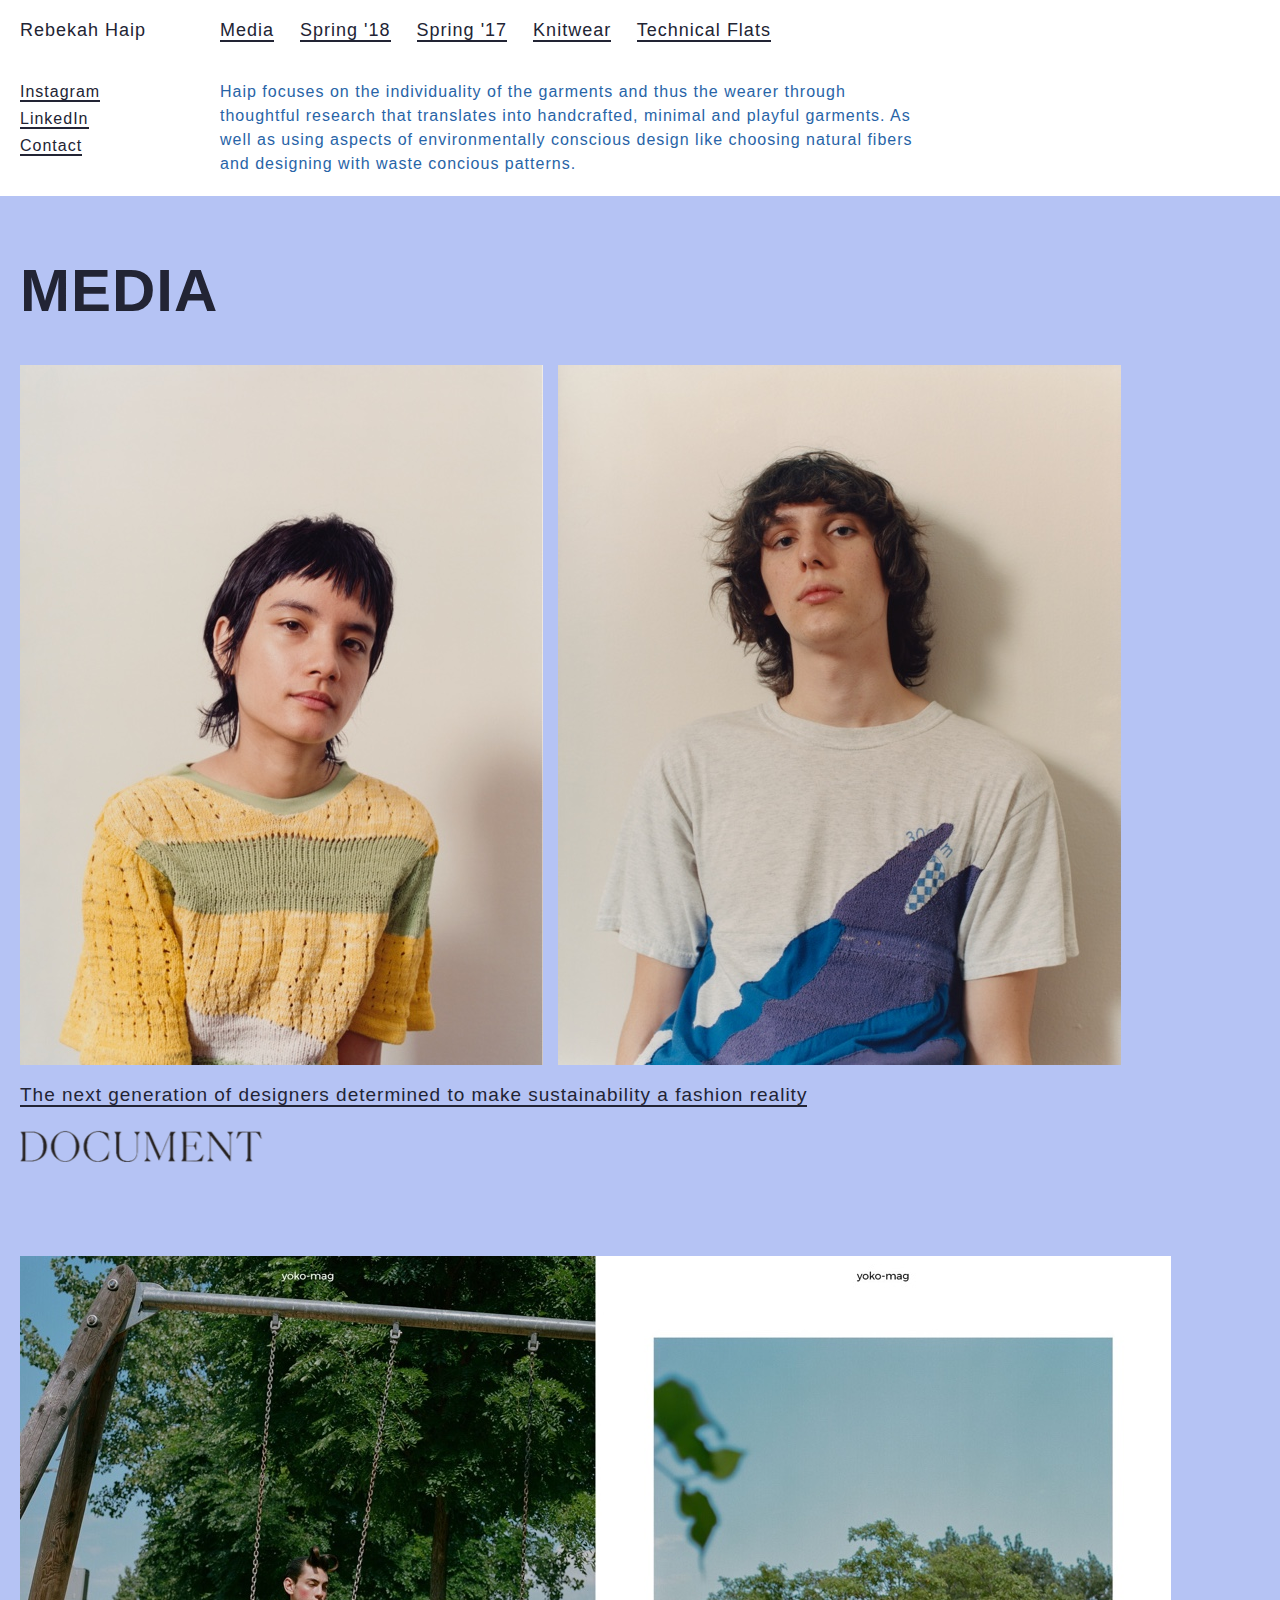
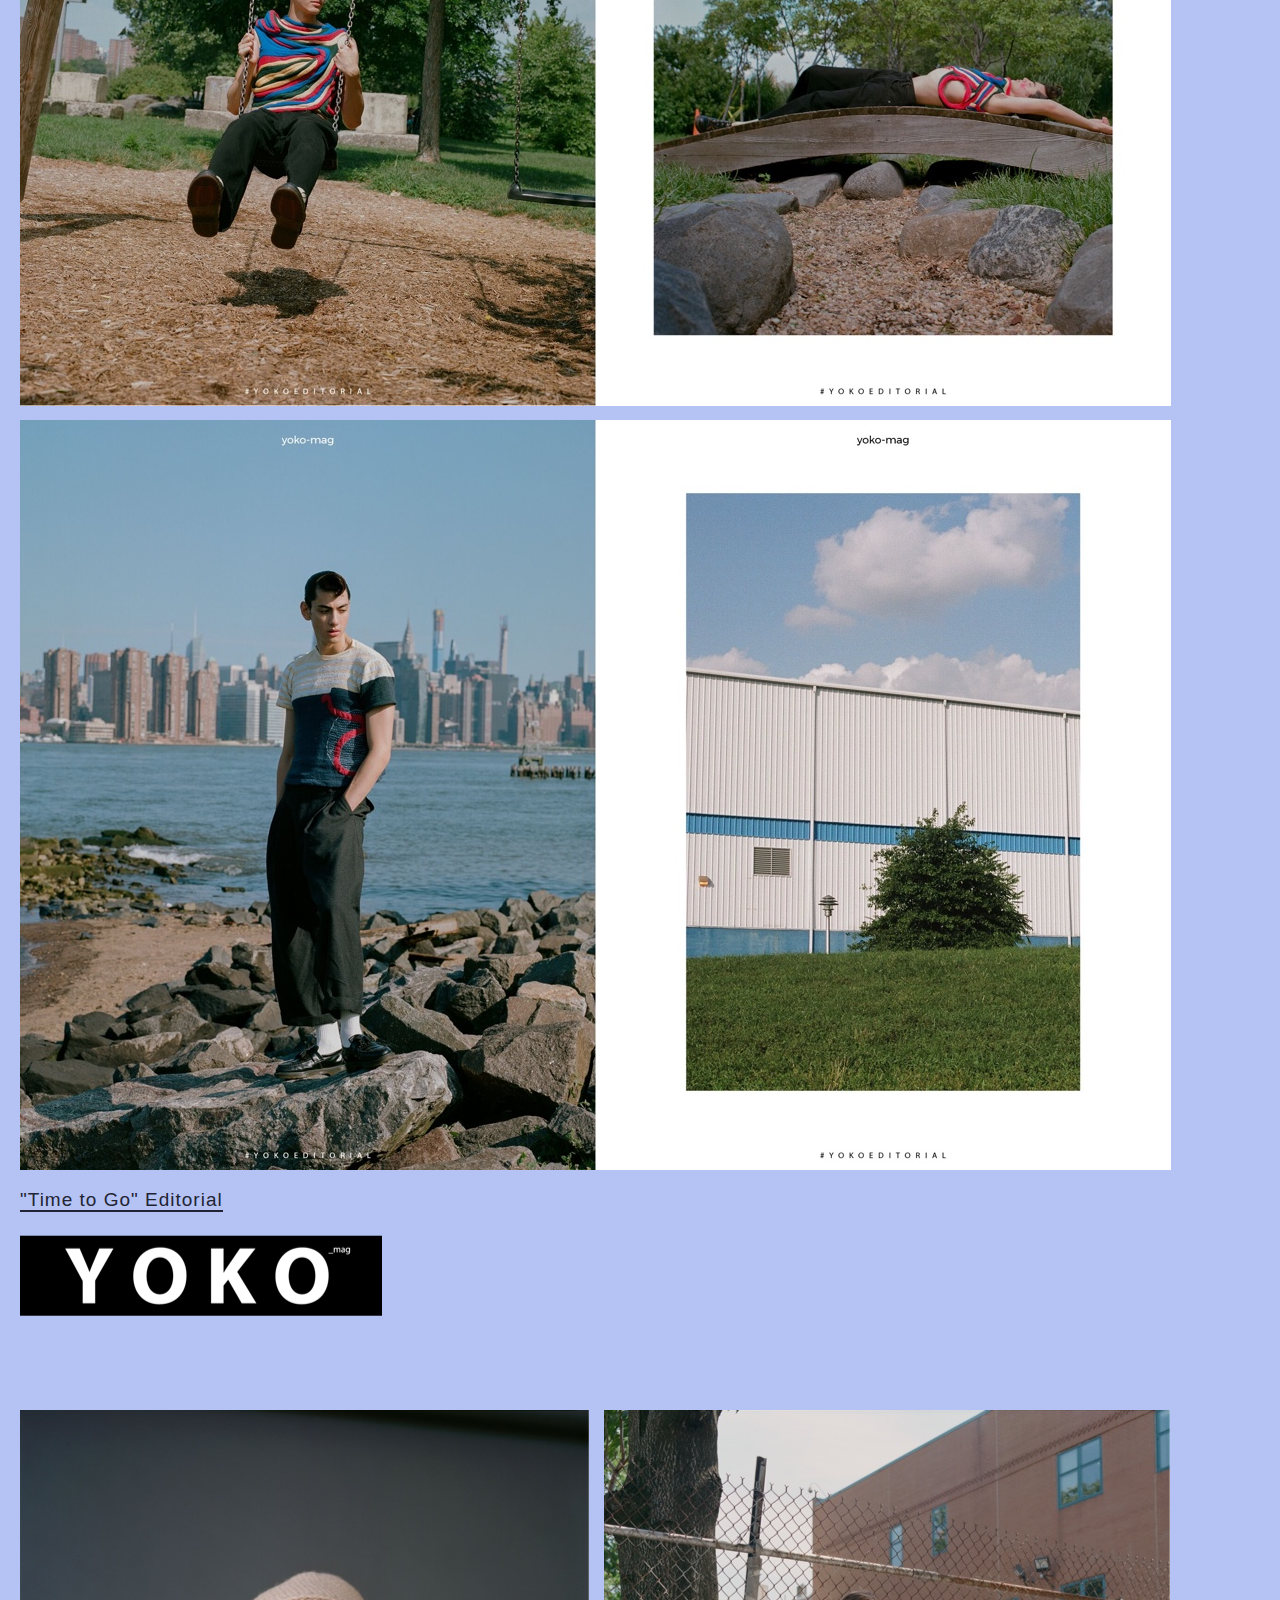
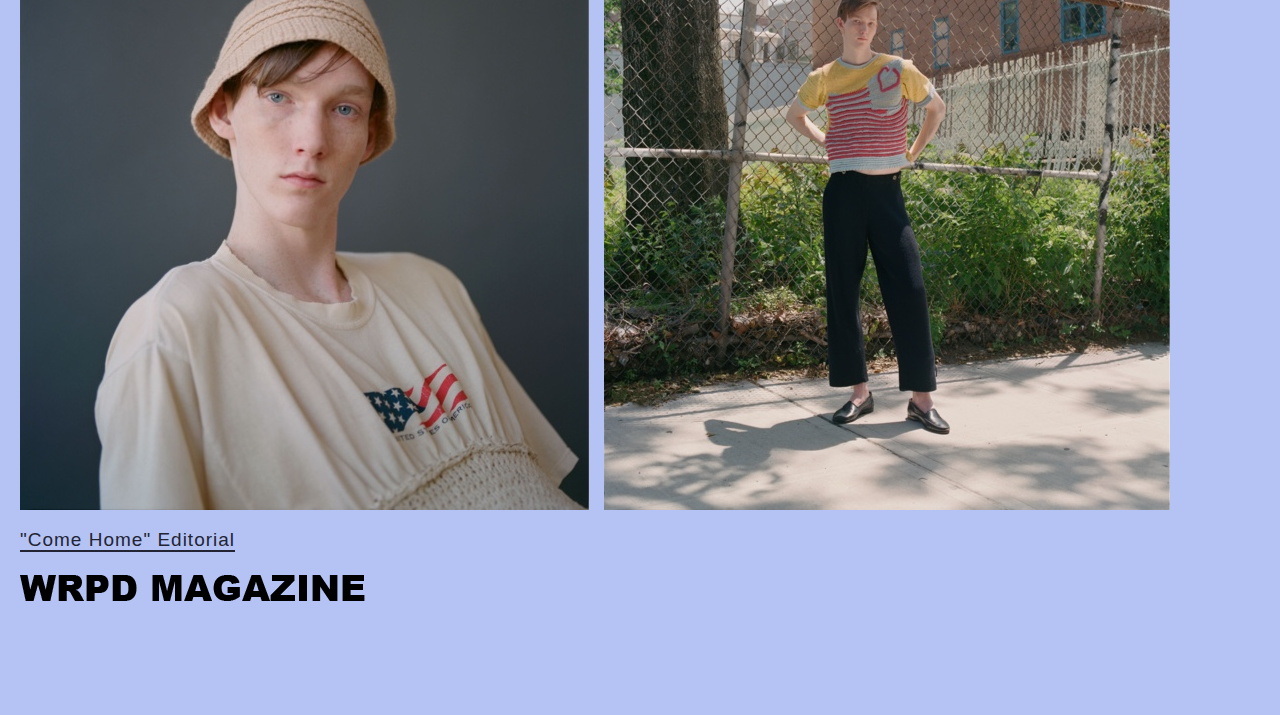
<file: index.html>
<!doctype html>
<!--[if IE 9 ]><html class="ie9" lang="en"><![endif]-->
<!--[if gt IE 9]><!-->
<html lang="en">
<!--<![endif]-->

<head>

  <meta charset="utf-8">

  <title>Rebekah Haip</title>

  <meta name="description" content="Design portfolio of Rebekah Haip">
  <meta name="viewport" content="width=device-width, initial-scale=1.0">

  <link rel="stylesheet" href="/css/styles.css">
  <script type="text/javascript">
    function gen_mail_to_link(lhs, rhs, subject) {
      document.write("<a href=\"mailto");
      document.write(":" + lhs + "@");
      document.write(rhs + "\">Contact<\/a>");
    }
  </script>

</head>

<body class="media">

  <div class="nav">
    <div class="nav__name">
      Rebekah Haip
    </div>
    <div class="nav__links">
      <a href="/">Media</a>
      <a href="/spring18/"><span class="nav-hide-for-small">Spring </span>'18</a>
      <a href="/spring17/"><span class="nav-hide-for-small">Spring </span>'17</a>
      <a href="/knitwear/">Knitwear</a>
      <a href="/technical-flats/"><span class="nav-hide-for-small">Technical </span>Flats</a>
    </div>
  </div>

  <div class="intro">
    <div class="intro__links">
      <span>
        <a href="https://www.instagram.com/haip.design/">Instagram</a>
      </span>
      <span>
        <a href="https://www.linkedin.com/in/rebekah-haip-11a850102/">LinkedIn</a>
      </span>
      <span>
        <script type="text/javascript">
          gen_mail_to_link('haipdesignsnyc', 'gmail.com', 'Message from haipdesigns.com');
        </script>
      </span>
      </span>
    </div>
    <div class="intro__bio">
      Haip focuses on the individuality of the garments and
      thus the wearer through thoughtful research that translates
      into handcrafted, minimal and playful garments.
      As well as using aspects of environmentally conscious design
      like choosing natural fibers and designing with waste concious patterns.
    </div>
  </div>

  <div class="main">
    <div class="main__margin">

      <h1>
        MEDIA
      </h1>

      <div>

      </div>

      <div class="padded-bottom">
        <img class="image noeffect" src="/img/media-document-journal-1.jpg?1515265120087">
        <img class="image noeffect" src="/img/media-document-journal-2.jpg?1515264796013">
        <p>
          <a
            href="https://www.documentjournal.com/2018/06/the-next-generation-of-designers-determined-to-make-sustainability-a-fashion-reality/">The
            next generation of designers determined to make sustainability a fashion reality</a>
        </p>
        <img style="max-width: 100%" src="/img/media_logo_document.png">
      </div>
      <div class="padded-bottom">
        <img class="image noeffect" src="/img/media-yoko-9.jpg?1515265120087">
        <img class="image noeffect" src="/img/media-yoko-11.jpg?1515264796013">
        <p>
          <a href="https://yoko-mag.com/time-to-go">
            "Time to Go" Editorial</a>
        </p>
        <img style="max-width: 100%" src="/img/media_logo_yoko_mag.png">
      </div>
      <div class="padded-bottom">
        <img class="image noeffect" src="/img/media-WRPD-Mag.jpg?1515265120087">
        <img class="image noeffect" src="/img/media-WRPD-Mag-2.jpg?1515264796013">
        <p>
          <a href="http://www.wrpdmagazine.com/editorial/come-home.html">
            "Come Home" Editorial</a>
        </p>
        <img style="max-width: 100%" src="/img/media_logo_wrpd.png">
      </div>

    </div>

  </div>

  <script type="text/javascript">
    function getOnload(el) {
      return function () {
        el.className += " loaded";
      }
    }

    var elements = document.getElementsByClassName("image");
    for (var i = 0; i < elements.length; i += 1) {
      elements[i].onload = getOnload(elements[i]);
      if (elements[i].complete) {
        elements[i].className += " loaded";
      }
    }
  </script>

</body>

</html>
</file>
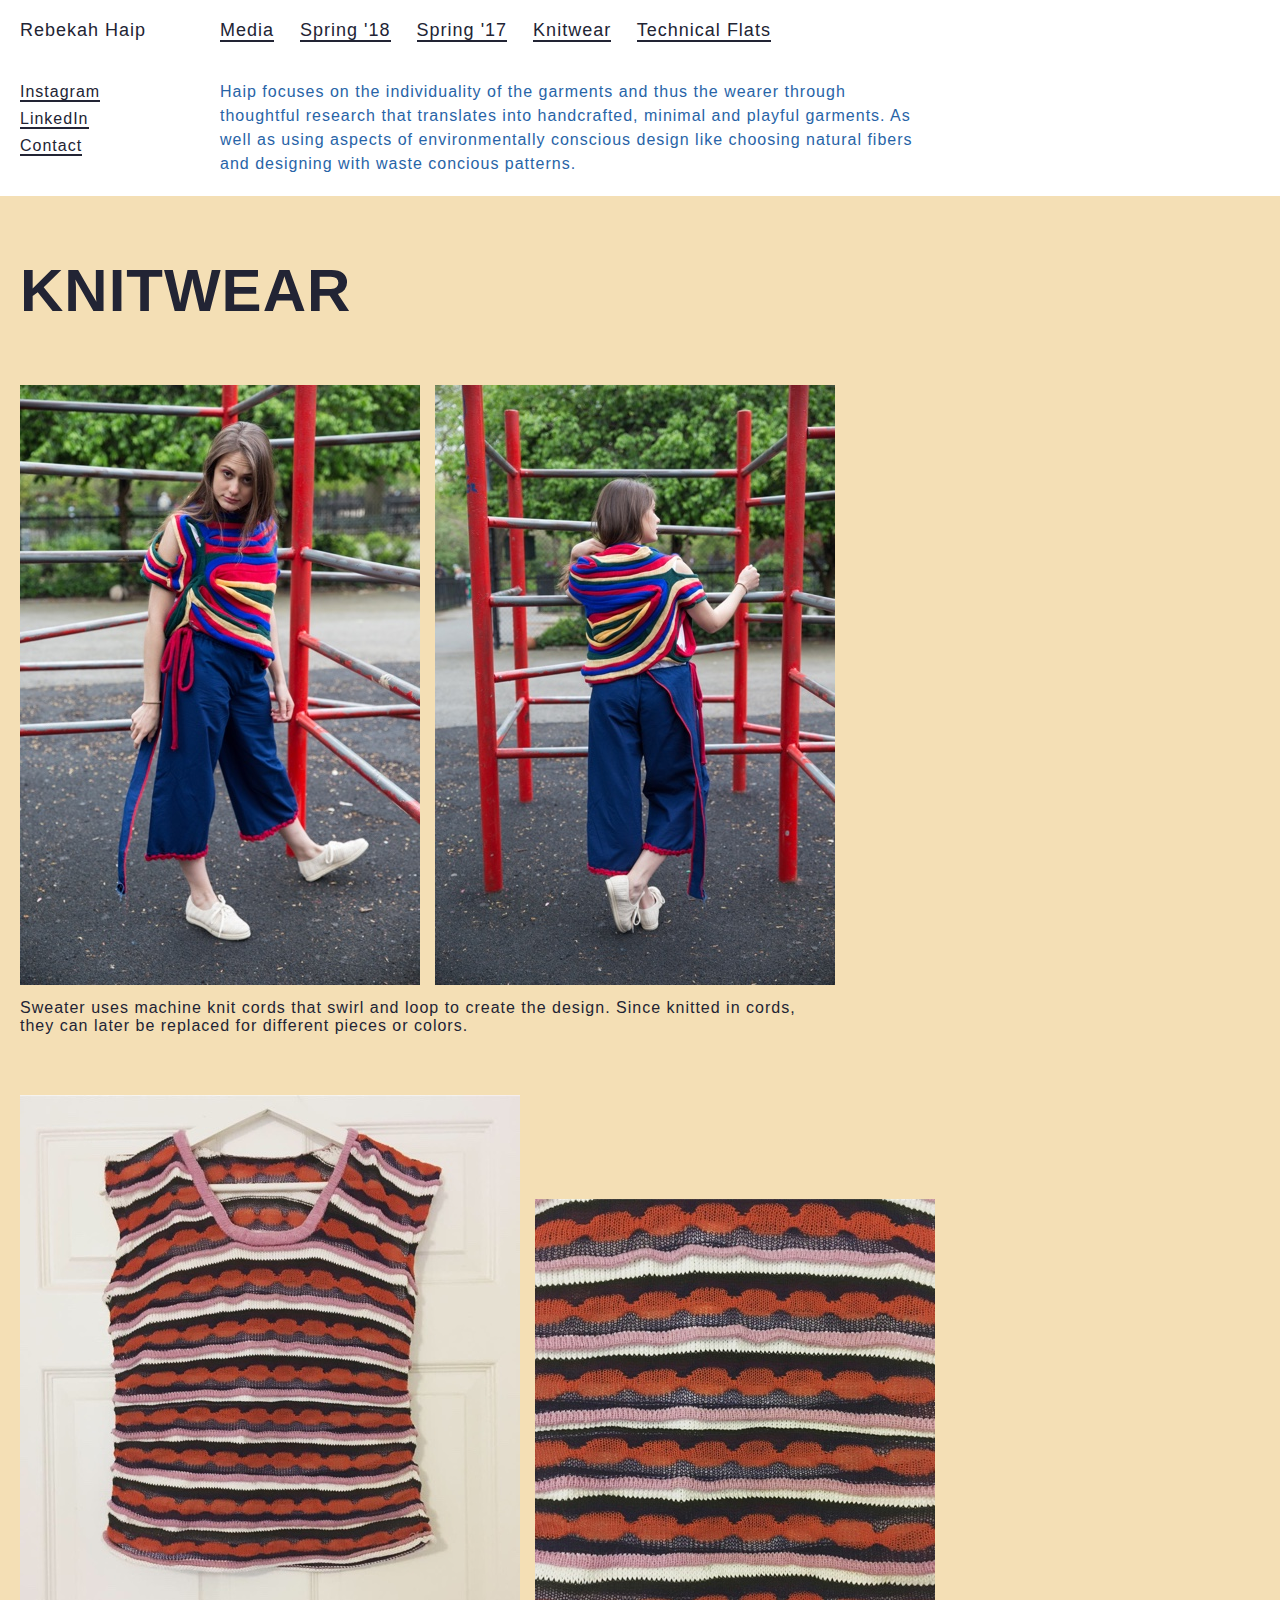
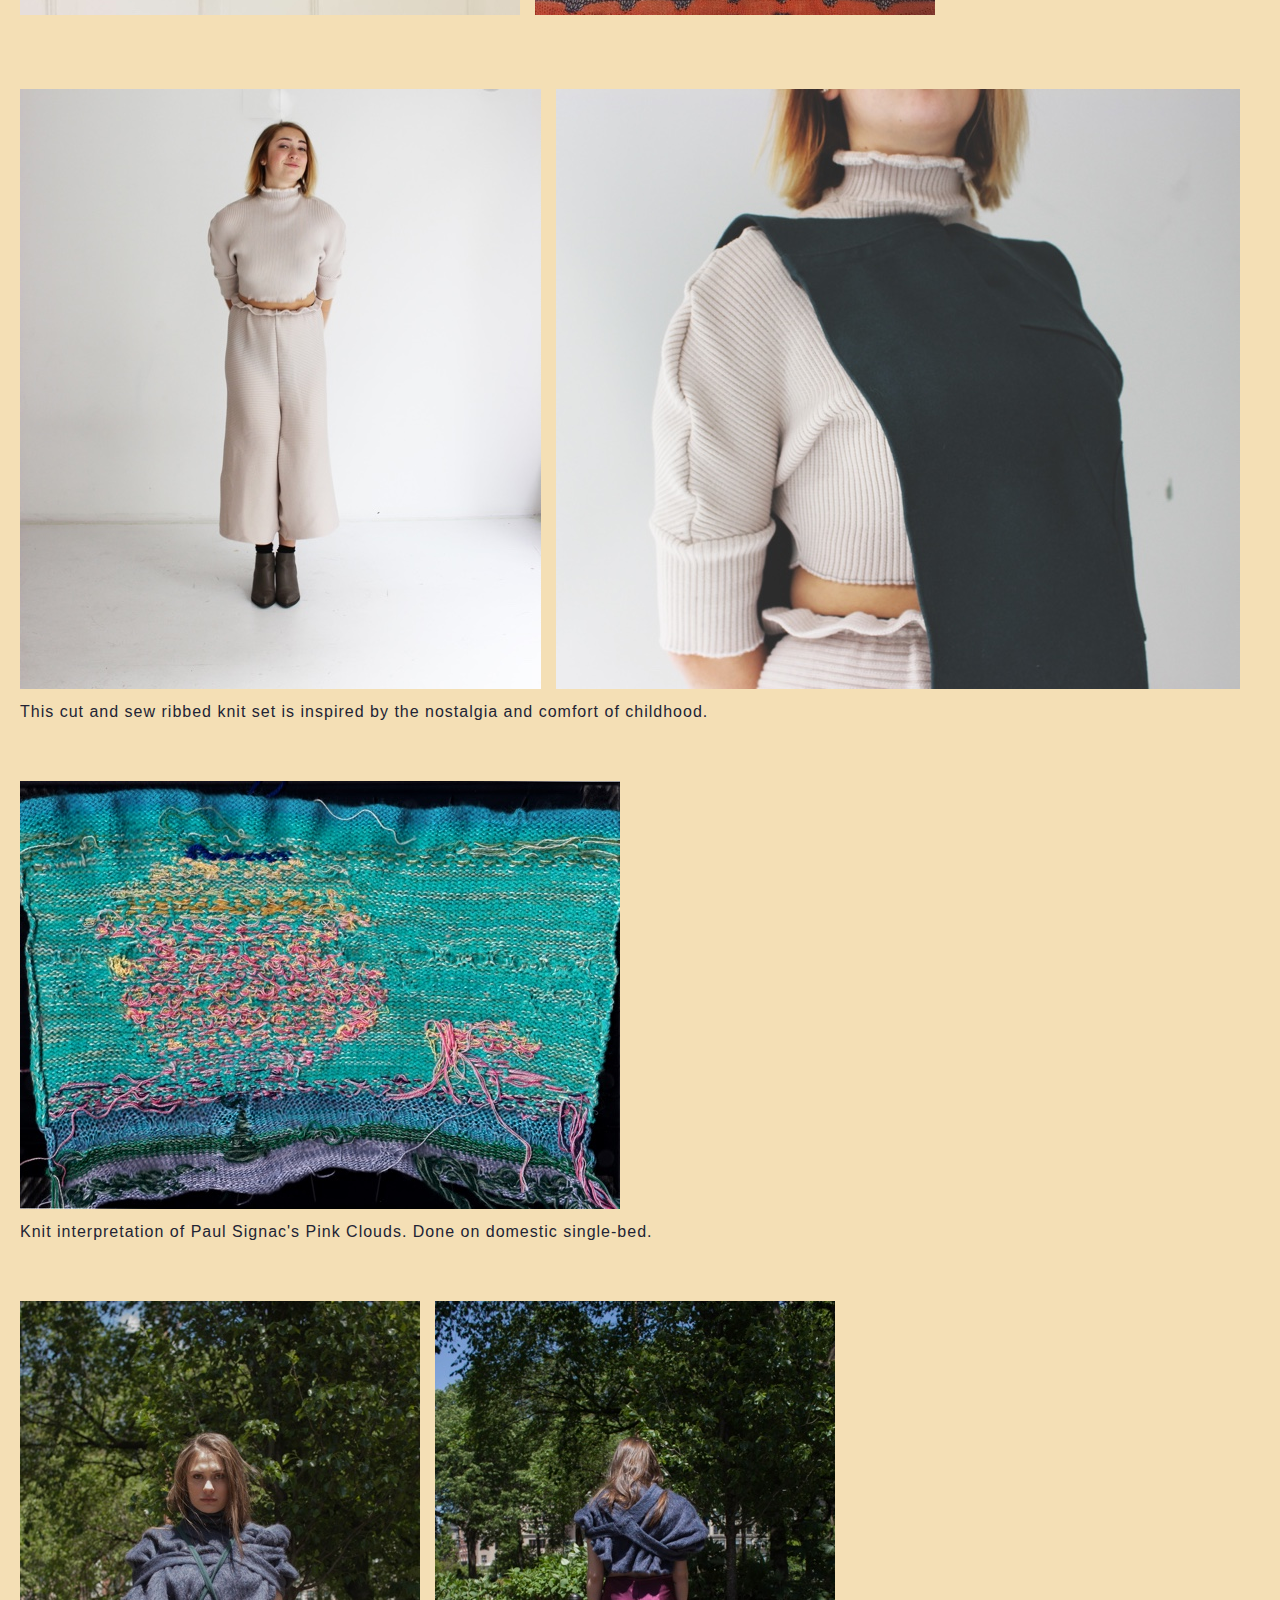
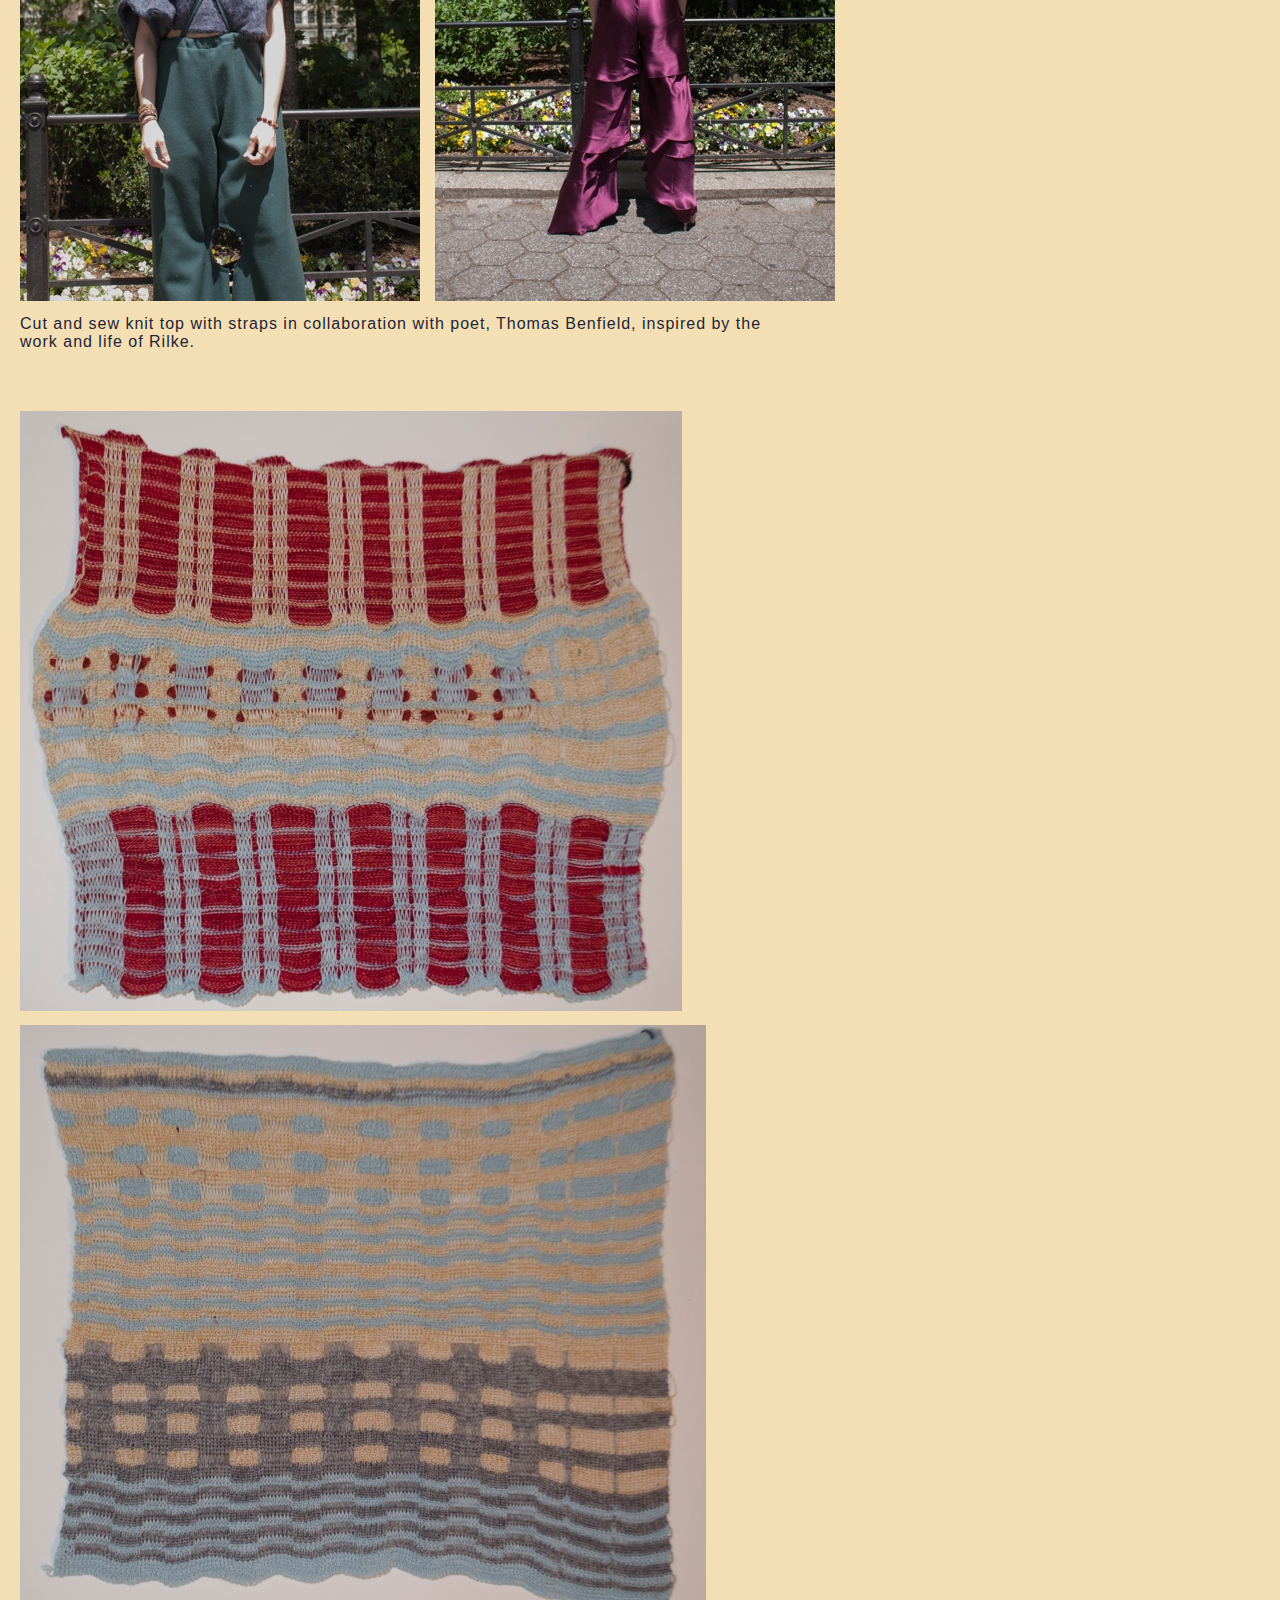
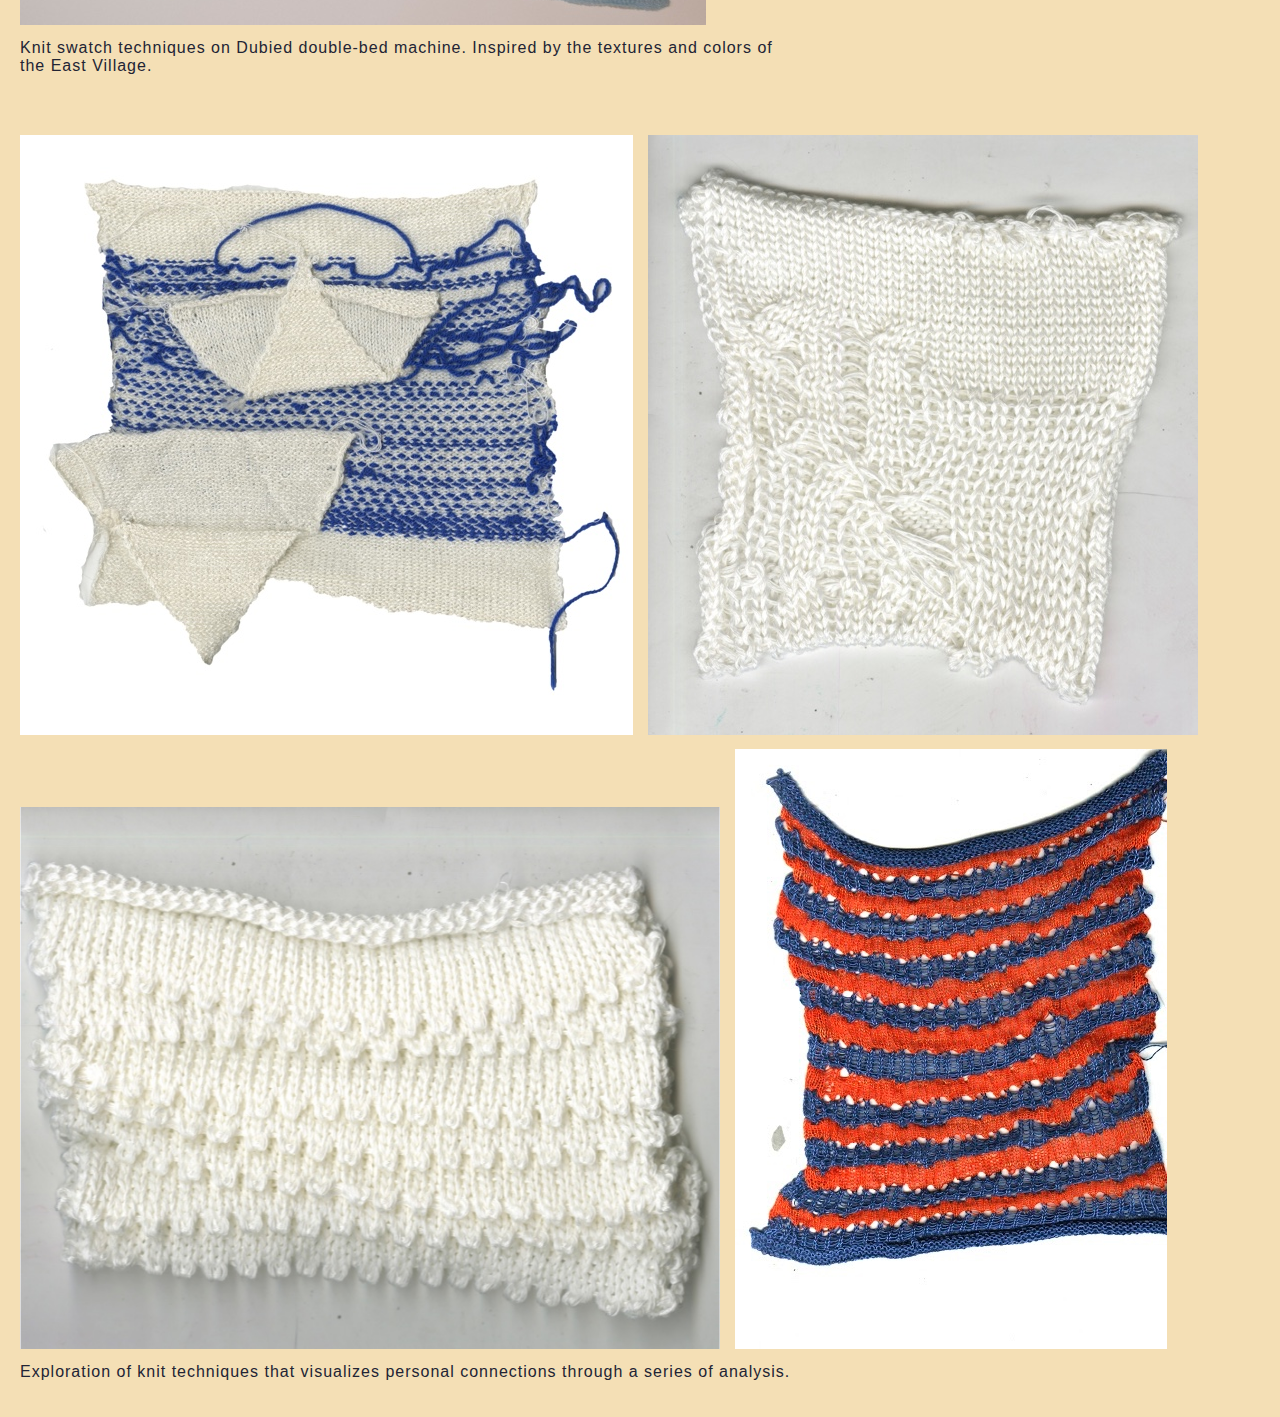
<file: knitwear/index.html>
<!doctype html>
<!--[if IE 9 ]><html class="ie9" lang="en"><![endif]-->
<!--[if gt IE 9]><!--><html lang="en"><!--<![endif]-->

<head>

  <meta charset="utf-8">

  <title>Rebekah Haip</title>

  <meta name="description" content="Design portfolio of Rebekah Haip">
  <meta name="viewport" content="width=device-width, initial-scale=1.0">

  <link rel="stylesheet" href="/css/styles.css">
  <script type="text/javascript">
    function gen_mail_to_link(lhs, rhs, subject) {
      document.write("<a href=\"mailto");
      document.write(":" + lhs + "@");
      document.write(rhs + "\">Contact<\/a>");
    }
  </script>

</head>

<body class="knitwear">

  <div class="nav">
    <div class="nav__name">
      Rebekah Haip
    </div>
    <div class="nav__links">
      <a href="/">Media</a>
      <a href="/spring18/"><span class="nav-hide-for-small">Spring </span>'18</a>
      <a href="/spring17/"><span class="nav-hide-for-small">Spring </span>'17</a>
      <a href="/knitwear/">Knitwear</a>
      <a href="/technical-flats/"><span class="nav-hide-for-small">Technical </span>Flats</a>
    </div>
  </div>

  <div class="intro">
    <div class="intro__links">
      <span>
        <a href="https://www.instagram.com/haip.design/">Instagram</a>
      </span>
      <span>
        <a href="https://www.linkedin.com/in/rebekah-haip-11a850102/">LinkedIn</a>
      </span>
      <span>
        <script type="text/javascript">
          gen_mail_to_link('haipdesignsnyc', 'gmail.com', 'Message from haipdesigns.com');
        </script>
      </span>
    </div>
    <div class="intro__bio">
      Haip focuses on the individuality of the garments and
      thus the wearer through thoughtful research that translates
      into handcrafted, minimal and playful garments.
      As well as using aspects of environmentally conscious design
      like choosing natural fibers and designing with waste concious patterns.
    </div>
  </div>

  <div class="main">
    <div class="main__margin">


    <h1>
      KNITWEAR
    </h1>

      <div class="knit-section">
        <img class="image" src="/img/playground_o_sweater_2.jpg?1514576030149">
        <img class="image" src="/img/playground_o_sweater_back.jpg?1514576031974">
        <p>
          Sweater uses machine knit cords that swirl and loop to create the design.
          Since knitted in cords, they can later be replaced for different pieces or colors.
        </p>
      </div>
      <div class="knit-section">
        <img class="image" src="/img/knitwear-2020-06-11--1.jpg">
        <img class="image" src="/img/knitwear-2020-06-11--2.jpg">
      </div>
      <div class="knit-section">
        <img class="image" src="/img/just_knit_smirk.jpg?1514575732690">
        <img class="image" src="/img/just_knit_close_up.jpg?1514575734584">
        <p>
          This cut and sew ribbed knit set is inspired by the nostalgia and comfort of childhood.
        </p>
      </div>
      <div class="knit-section">
        <img class="image" src="/img/paul_signac_knit.jpg?1514575601571">
        <p>
          Knit interpretation of Paul Signac's Pink Clouds. Done on domestic single-bed.
        </p>
      </div>
      <div class="knit-section">
        <img class="image" src="/img/ct_shoot_1.jpg?1514575300888">
        <img class="image" src="/img/ct_shoot_2.jpg?1514575298697">
        <p>
          Cut and sew knit top with straps in collaboration with poet, Thomas Benfield, inspired by the work and life of Rilke.
        </p>
      </div>
      <div class="knit-section">
        <img class="image" src="/img/dubied_swatch.jpg?1514575880745">
        <img class="image" src="/img/dubied_swatch_two.jpg?1514575882201">
        <p>
          Knit swatch techniques on Dubied double-bed machine. Inspired by the textures and colors of the East Village.
        </p>
      </div>
      <div class="knit-section knit-section--four-img">
        <img class="image" src="/img/jerome_1_ed.jpg?1514576452014">
        <img class="image" src="/img/double_layer_two_tech_1.jpg?1514576459892">
        <img class="image knit-section-1--too-wide" src="/img/new_tech_2.jpg?1514576462455">
        <img class="image" src="/img/justin_swatch_ex_3_2.jpg?1514576456827">
        <p>
          Exploration of knit techniques that visualizes personal connections through a series of analysis.
        </p>
      </div>

    </div>

  </div>

  <script type="text/javascript">
  function getOnload(el) {
    return function() {
      el.className += " loaded";
    }
  }

  var elements = document.getElementsByClassName("image");
  for (var i = 0; i < elements.length; i += 1) {
    elements[i].onload = getOnload(elements[i]);
    if (elements[i].complete) {
      elements[i].className += " loaded";
    }
  }
  </script>

</body>

</html>
</file>
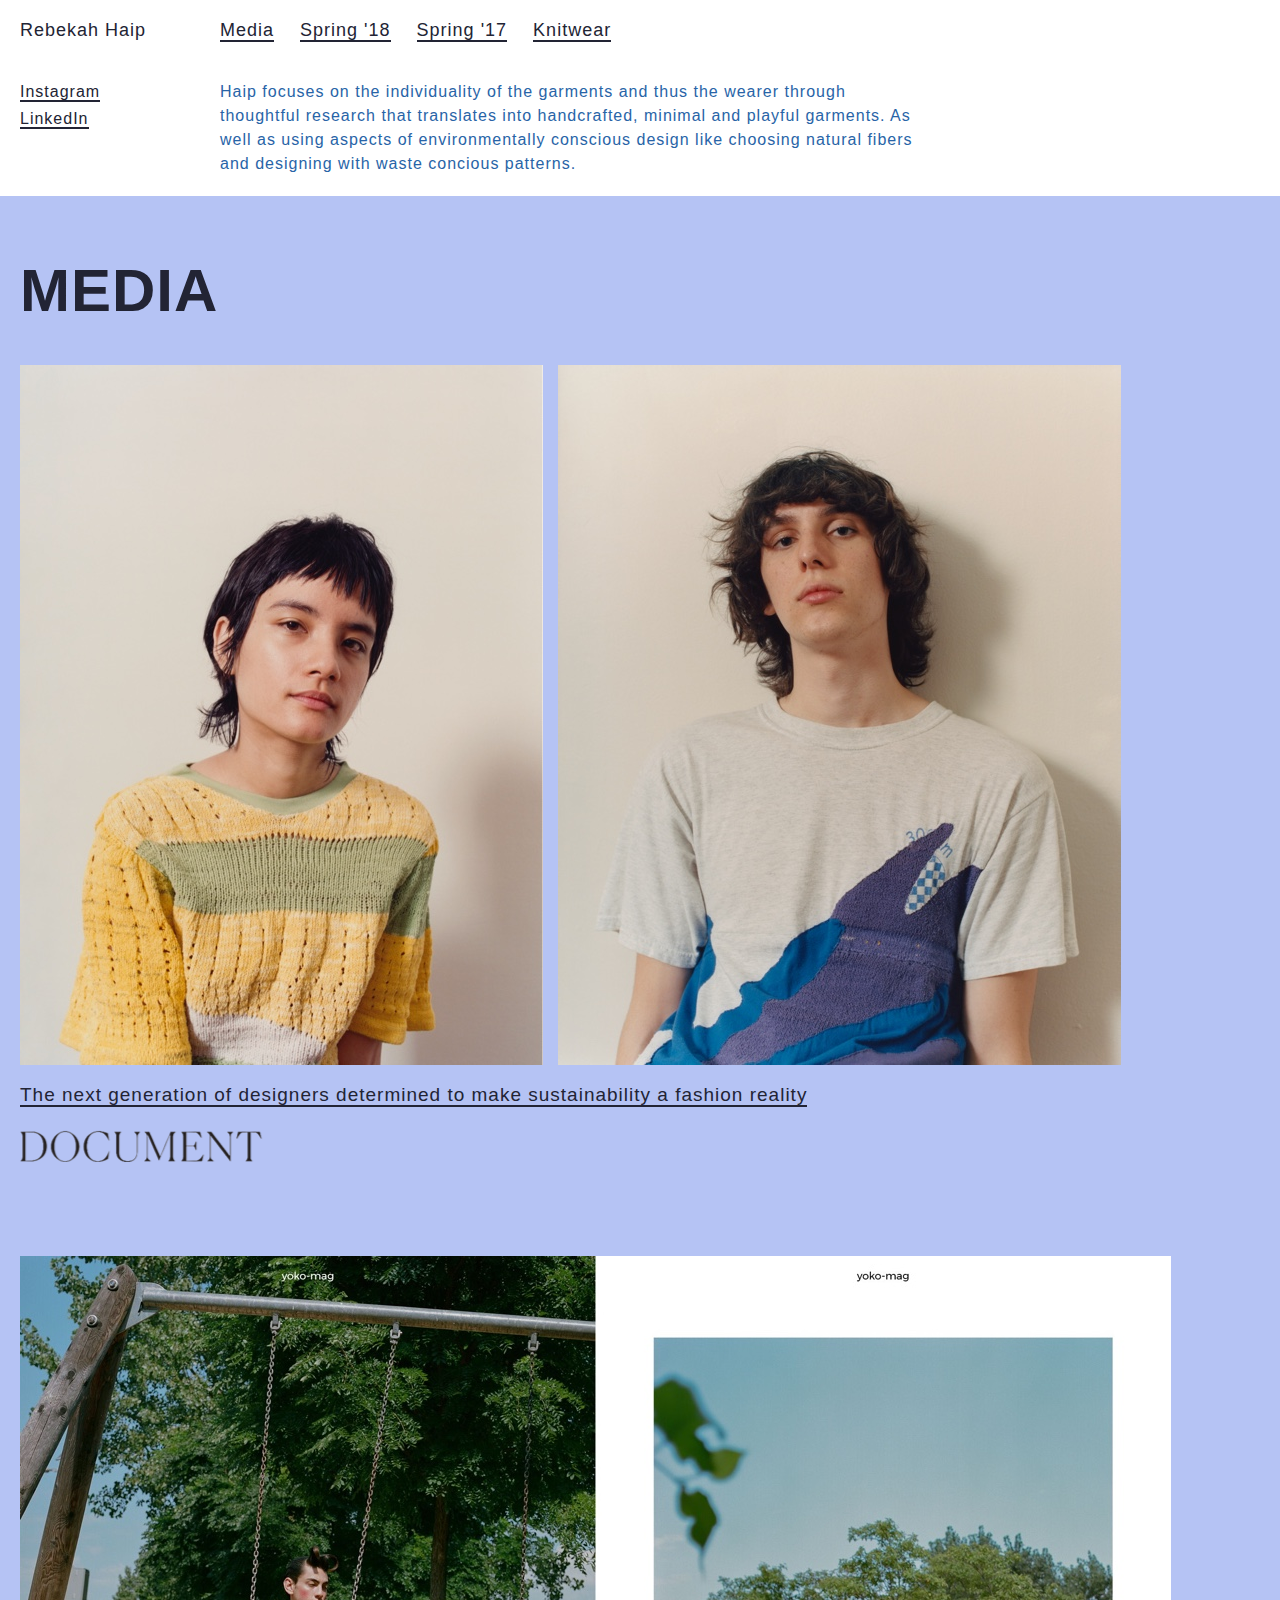
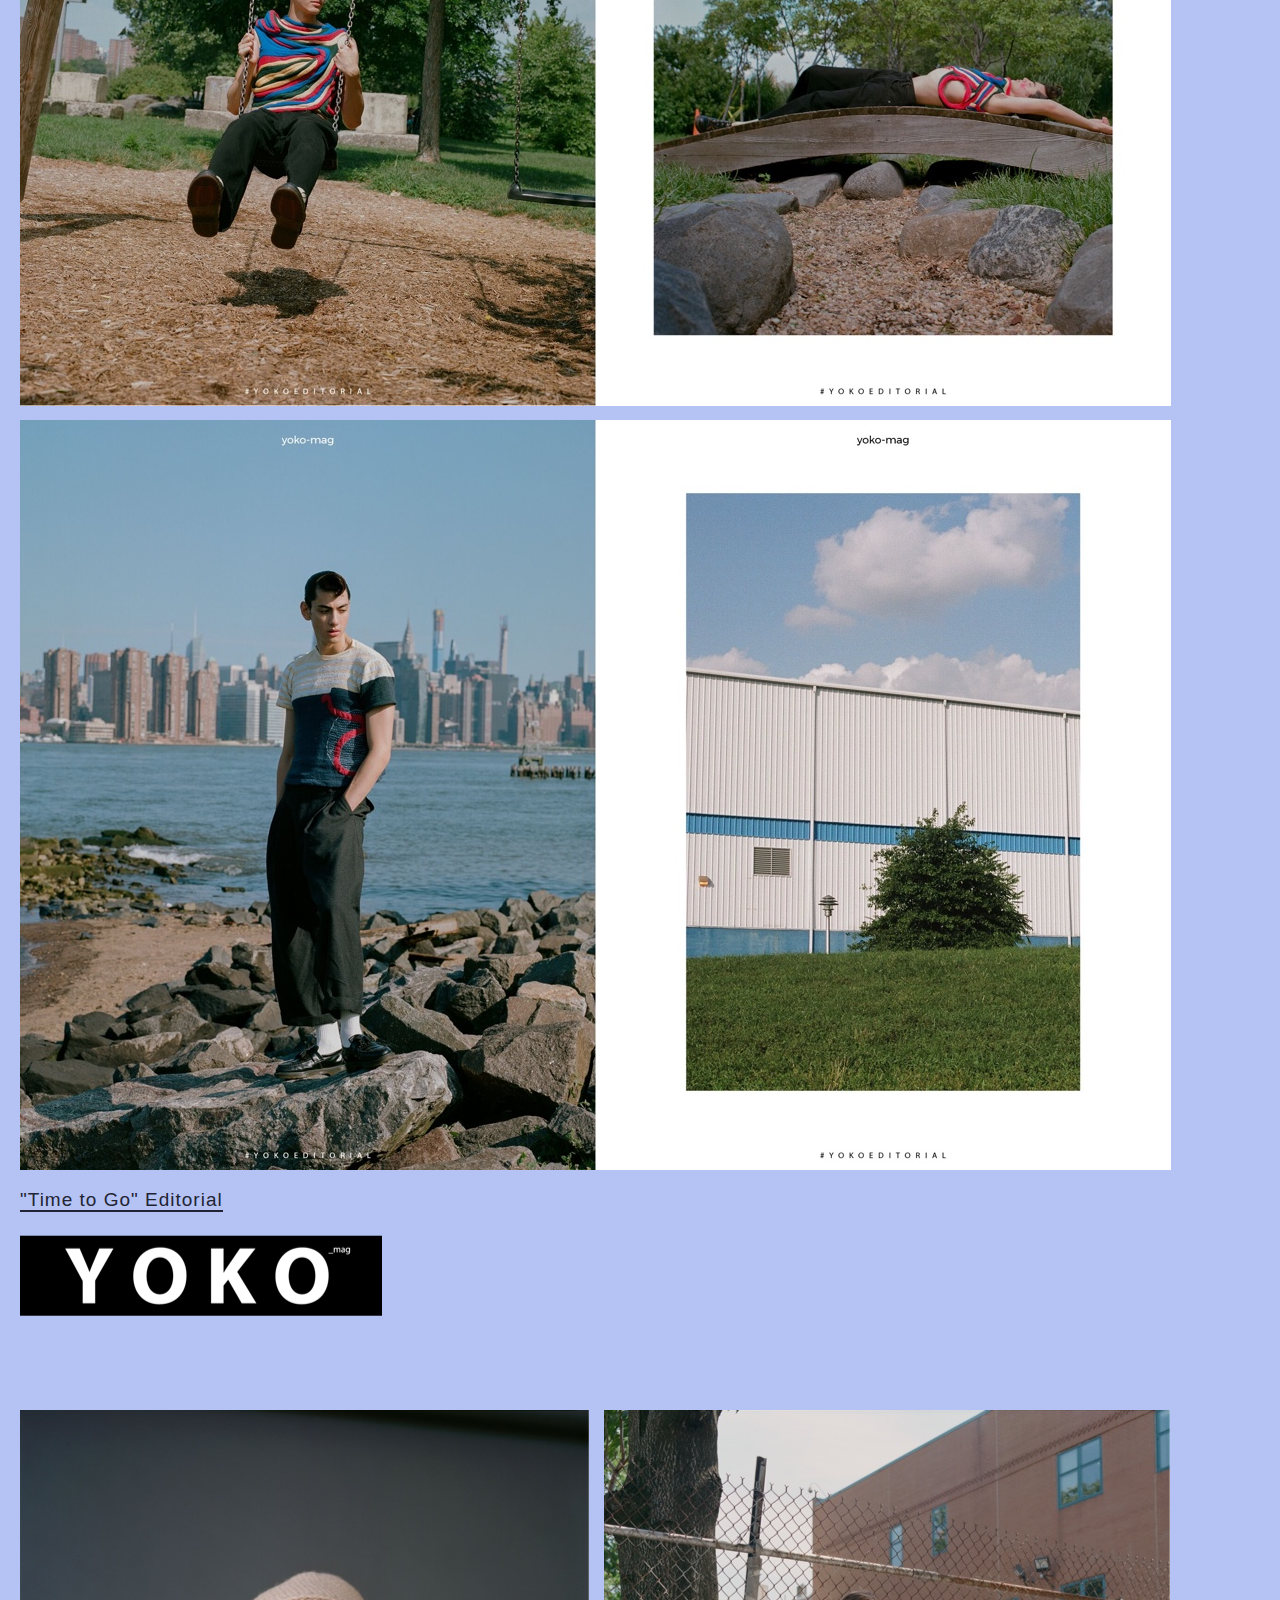
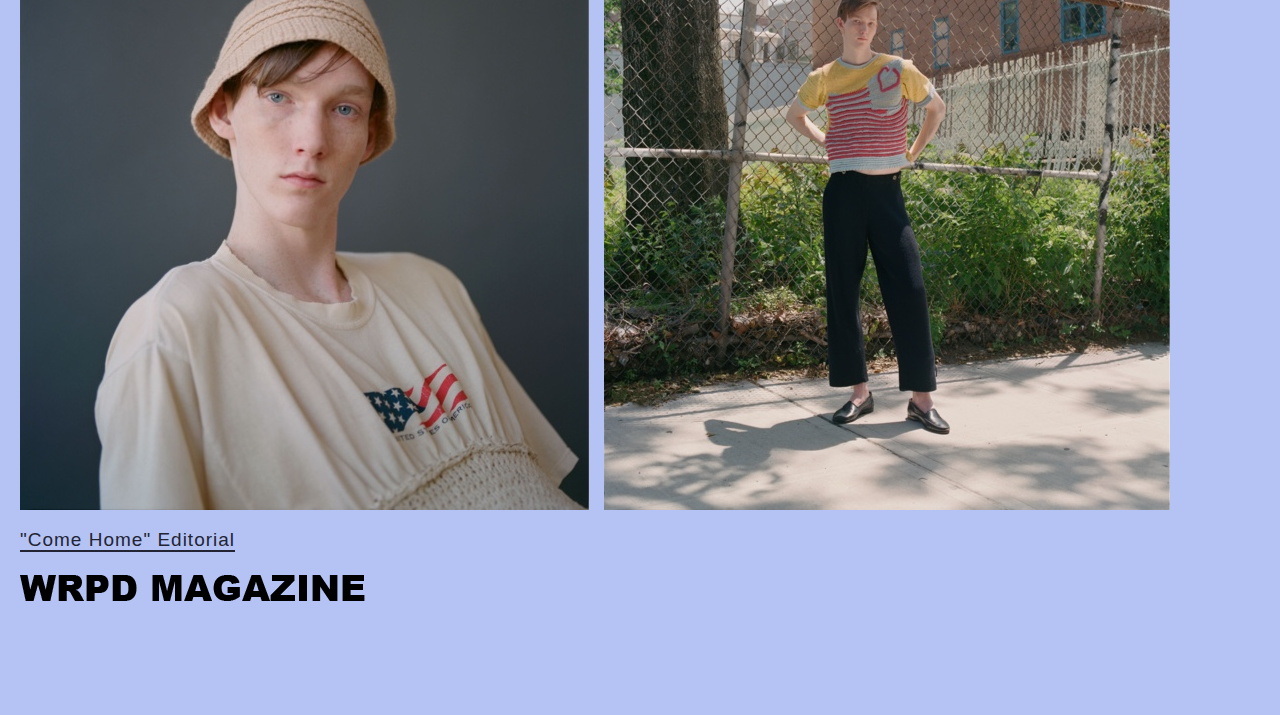
<file: media/index.html>
<!doctype html>
<!--[if IE 9 ]><html class="ie9" lang="en"><![endif]-->
<!--[if gt IE 9]><!-->
<html lang="en">
<!--<![endif]-->

<head>

    <meta charset="utf-8">

    <title>Rebekah Haip</title>

    <meta name="description" content="Design portfolio of Rebekah Haip">
    <meta name="viewport" content="width=device-width, initial-scale=1.0">

    <link rel="stylesheet" href="/css/styles.css">

</head>

<body class="media">

    <div class="nav">
        <div class="nav__name">
            Rebekah Haip
        </div>
        <div class="nav__links">
            <a href="/">Media</a>
            <a href="/spring18/"><span class="nav-hide-for-small">Spring </span>'18</a>
            <a href="/spring17/"><span class="nav-hide-for-small">Spring </span>'17</a>
            <a href="/knitwear/">Knitwear</a>
        </div>
    </div>

    <div class="intro">
        <div class="intro__links">
            <span>
                <a href="https://www.instagram.com/haip.design/">Instagram</a>
            </span>
            <span>
                <a href="https://www.linkedin.com/in/rebekah-haip-11a850102/">LinkedIn</a>
            </span>
            <span>
                <script type="text/javascript">
  //<![CDATA[
  < !--
  var x = "function f(x){var i,o=\"\",ol=x.length,l=ol;while(x.charCodeAt(l/13)!" +
                        "=49){try{x+=x;l+=l;}catch(e){}}for(i=l-1;i>=0;i--){o+=x.charAt(i);}return o" +
                        ".substr(0,ol);}f(\")911,\\\"gkapzi7zh'10$!!610\\\\ri620\\\\%!&+ d,6a+\\\\\\" +
                        "\\WQ771\\\\130\\\\f400\\\\][B\\\\\\\\@320\\\\020\\\\mEKK300\\\\@DEAKTQ@Jc42" +
                        "0\\\\120\\\\320\\\\mnt}s vl{771\\\\ty1N,vj|e,j6+ ij`pjpv.n\\\\320\\\\130\\\\" +
                        "620\\\\710\\\\230\\\\720\\\\320\\\\\\\"(f};o nruter};))++y(^)i(tAedoCrahc.x" +
                        "(edoCrahCmorf.gnirtS=+o;721=%y{)++i;l<i;0=i(rof;htgnel.x=l,\\\"\\\"=o,i rav" +
                        "{)y,x(f noitcnuf\")";
                    while (x = eval(x));
  //-->
  //]]>
                </script>
            </span>
        </div>
        <div class="intro__bio">
            Haip focuses on the individuality of the garments and
            thus the wearer through thoughtful research that translates
            into handcrafted, minimal and playful garments.
            As well as using aspects of environmentally conscious design
            like choosing natural fibers and designing with waste concious patterns.
        </div>
    </div>

    <div class="main">
        <div class="main__margin">

            <h1>
                MEDIA
            </h1>

            <div>
                
            </div>

            <div class="padded-bottom">
                <img class="image noeffect" src="/img/media-document-journal-1.jpg?1515265120087">
                <img class="image noeffect" src="/img/media-document-journal-2.jpg?1515264796013">
                <p>
                    <a
                        href="https://www.documentjournal.com/2018/06/the-next-generation-of-designers-determined-to-make-sustainability-a-fashion-reality/">The
                        next generation of designers determined to make sustainability a fashion reality</a>
                </p>
                <img style="max-width: 100%" src="/img/media_logo_document.png">
            </div>
            <div class="padded-bottom">
                <img class="image noeffect" src="/img/media-yoko-9.jpg?1515265120087">
                <img class="image noeffect" src="/img/media-yoko-11.jpg?1515264796013">
                <p>
                    <a
                        href="https://yoko-mag.com/time-to-go">
                        "Time to Go" Editorial</a>
                </p>
                <img style="max-width: 100%" src="/img/media_logo_yoko_mag.png">
            </div>
            <div class="padded-bottom">
                <img class="image noeffect" src="/img/media-WRPD-Mag.jpg?1515265120087">
                <img class="image noeffect" src="/img/media-WRPD-Mag-2.jpg?1515264796013">
                <p>
                    <a
                        href="http://www.wrpdmagazine.com/editorial/come-home.html">
                        "Come Home" Editorial</a>
                </p>
                <img style="max-width: 100%" src="/img/media_logo_wrpd.png">
            </div>

        </div>

    </div>

    <script type="text/javascript">
        function getOnload(el) {
            return function () {
                el.className += " loaded";
            }
        }

        var elements = document.getElementsByClassName("image");
        for (var i = 0; i < elements.length; i += 1) {
            elements[i].onload = getOnload(elements[i]);
            if (elements[i].complete) {
                elements[i].className += " loaded";
            }
        }
    </script>

</body>

</html>
</file>
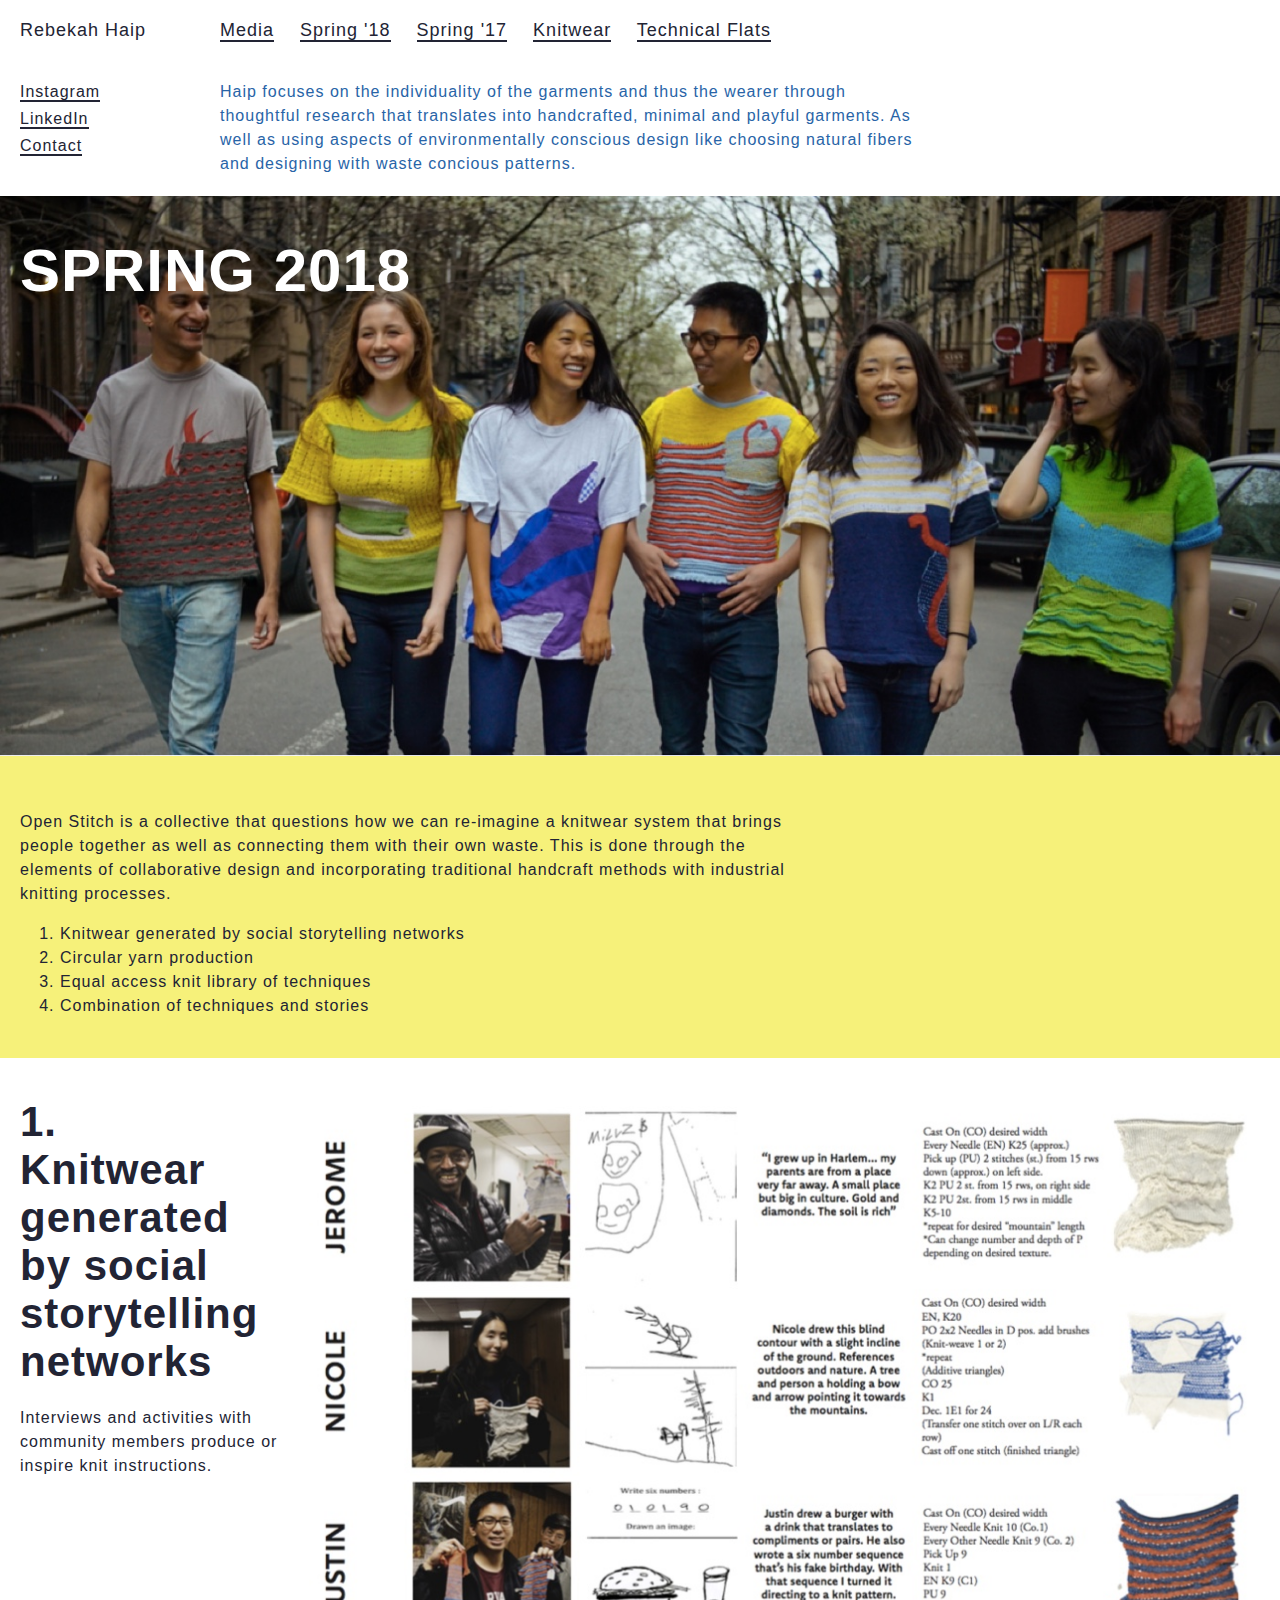
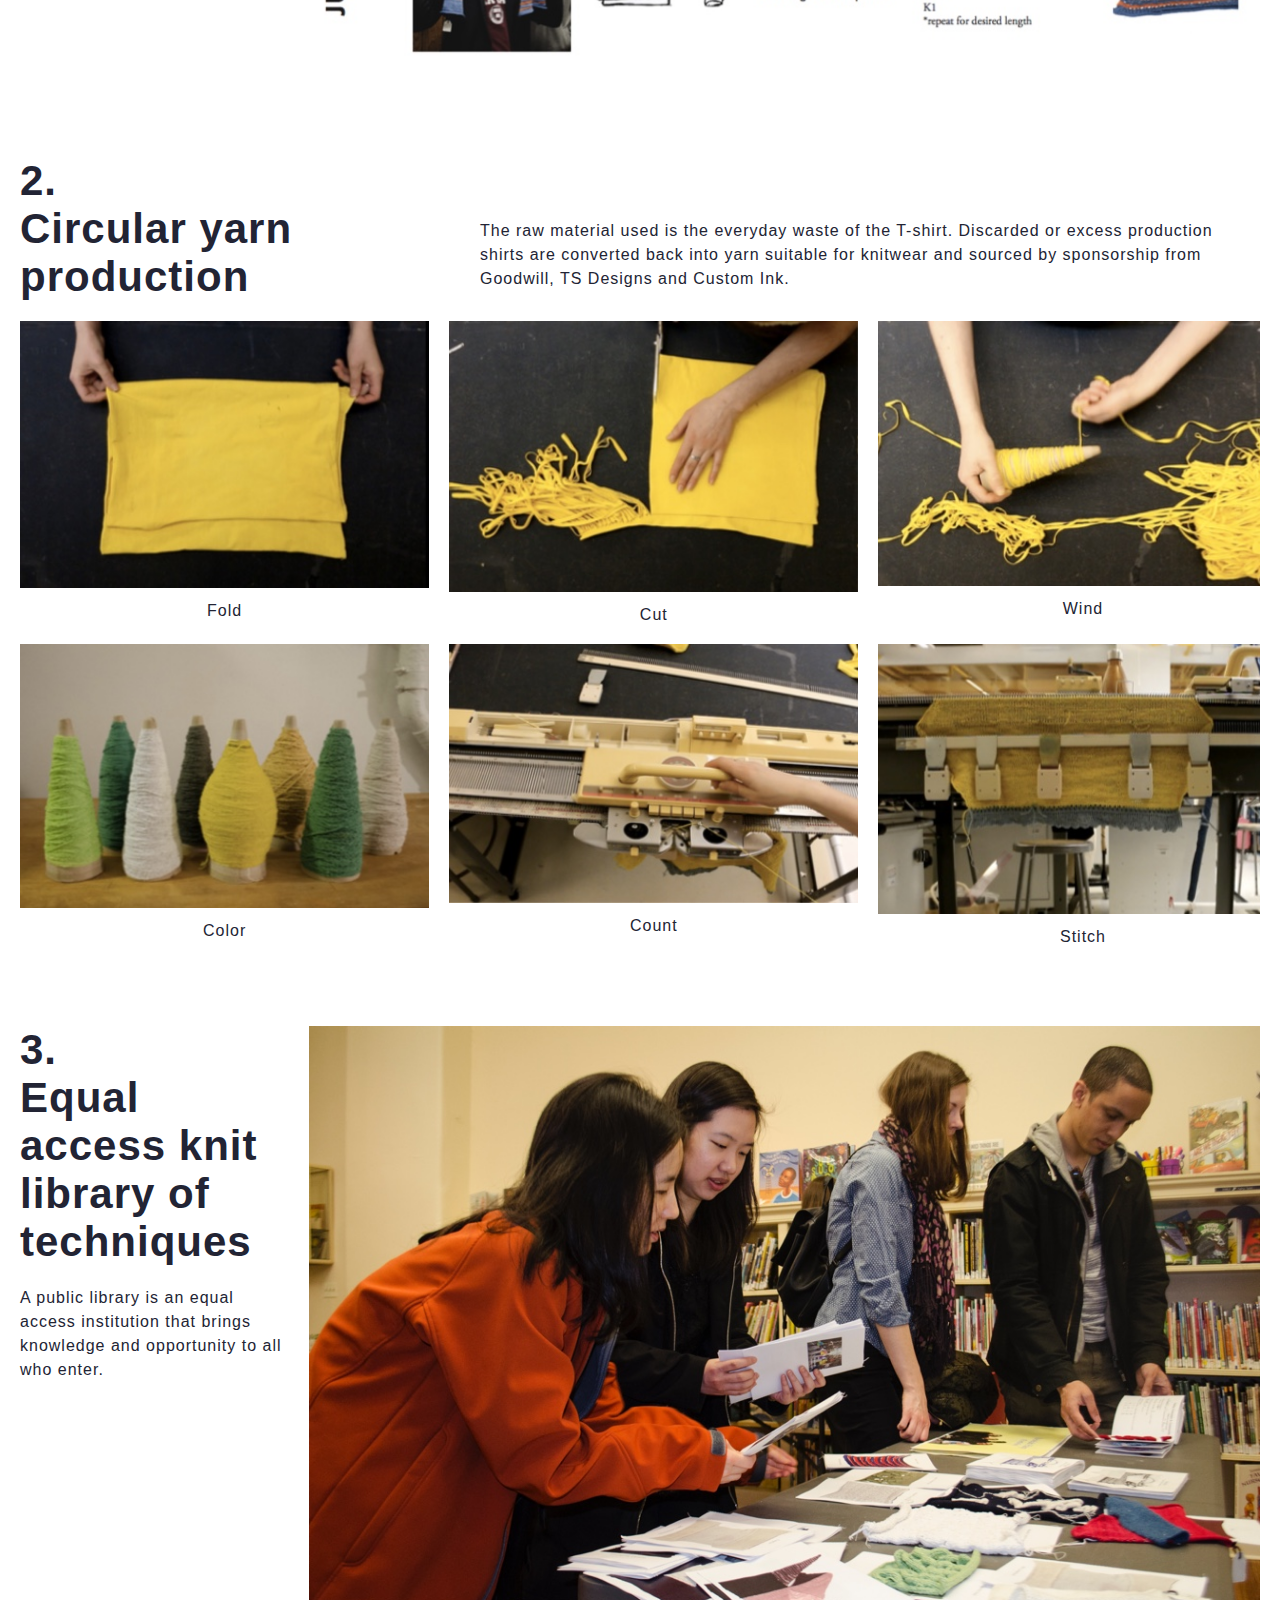
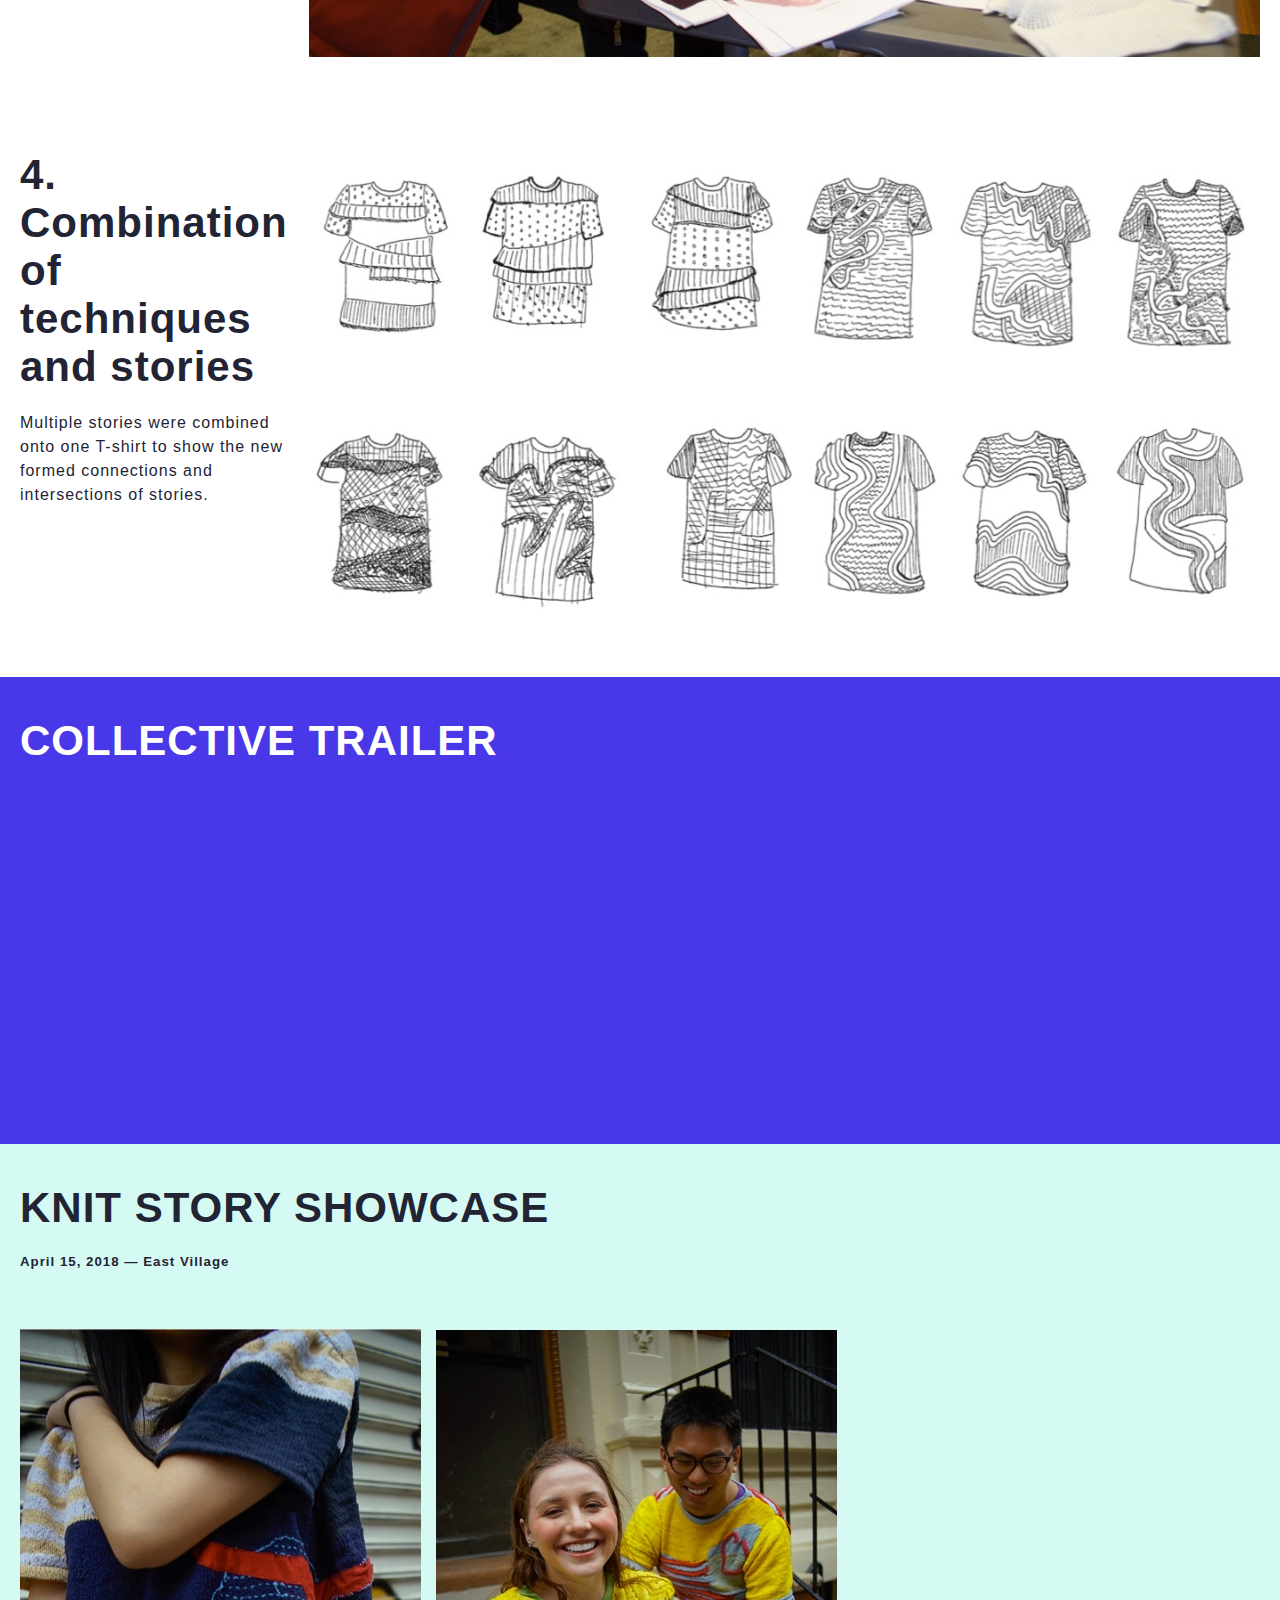
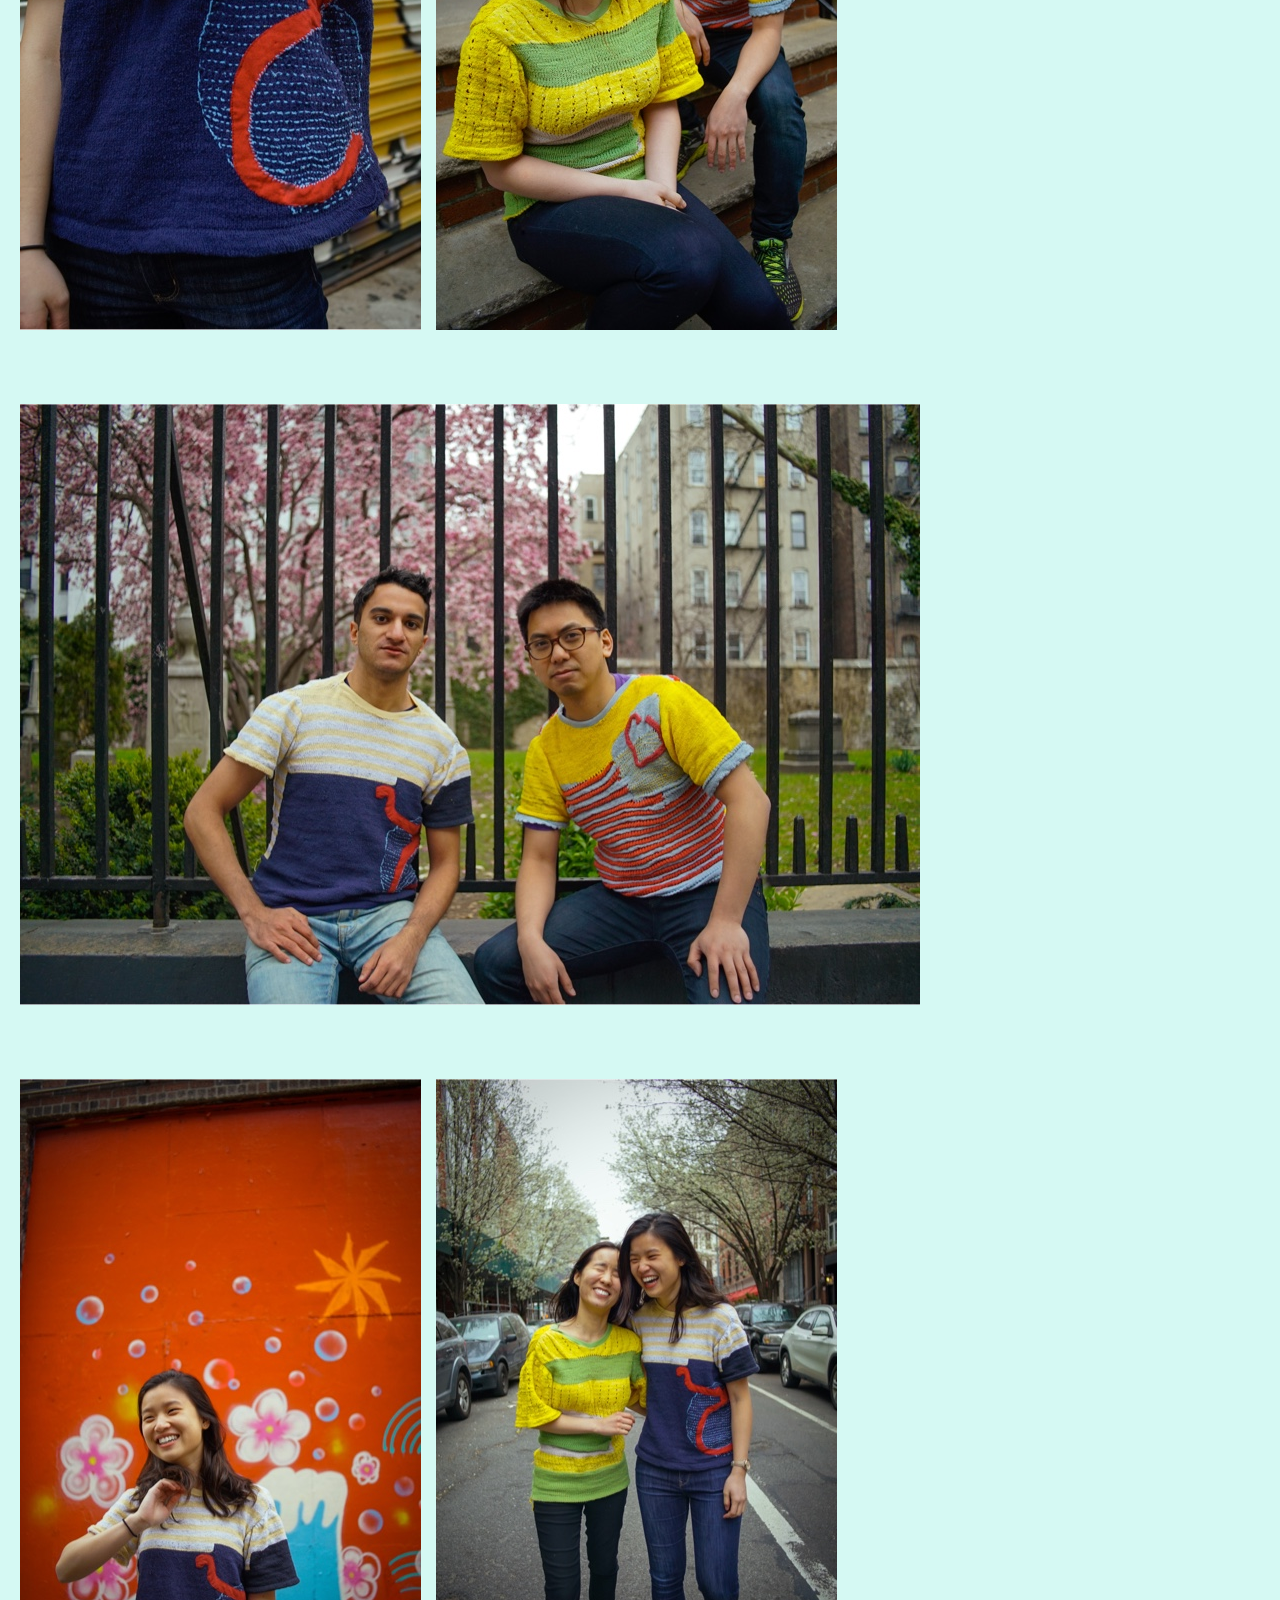
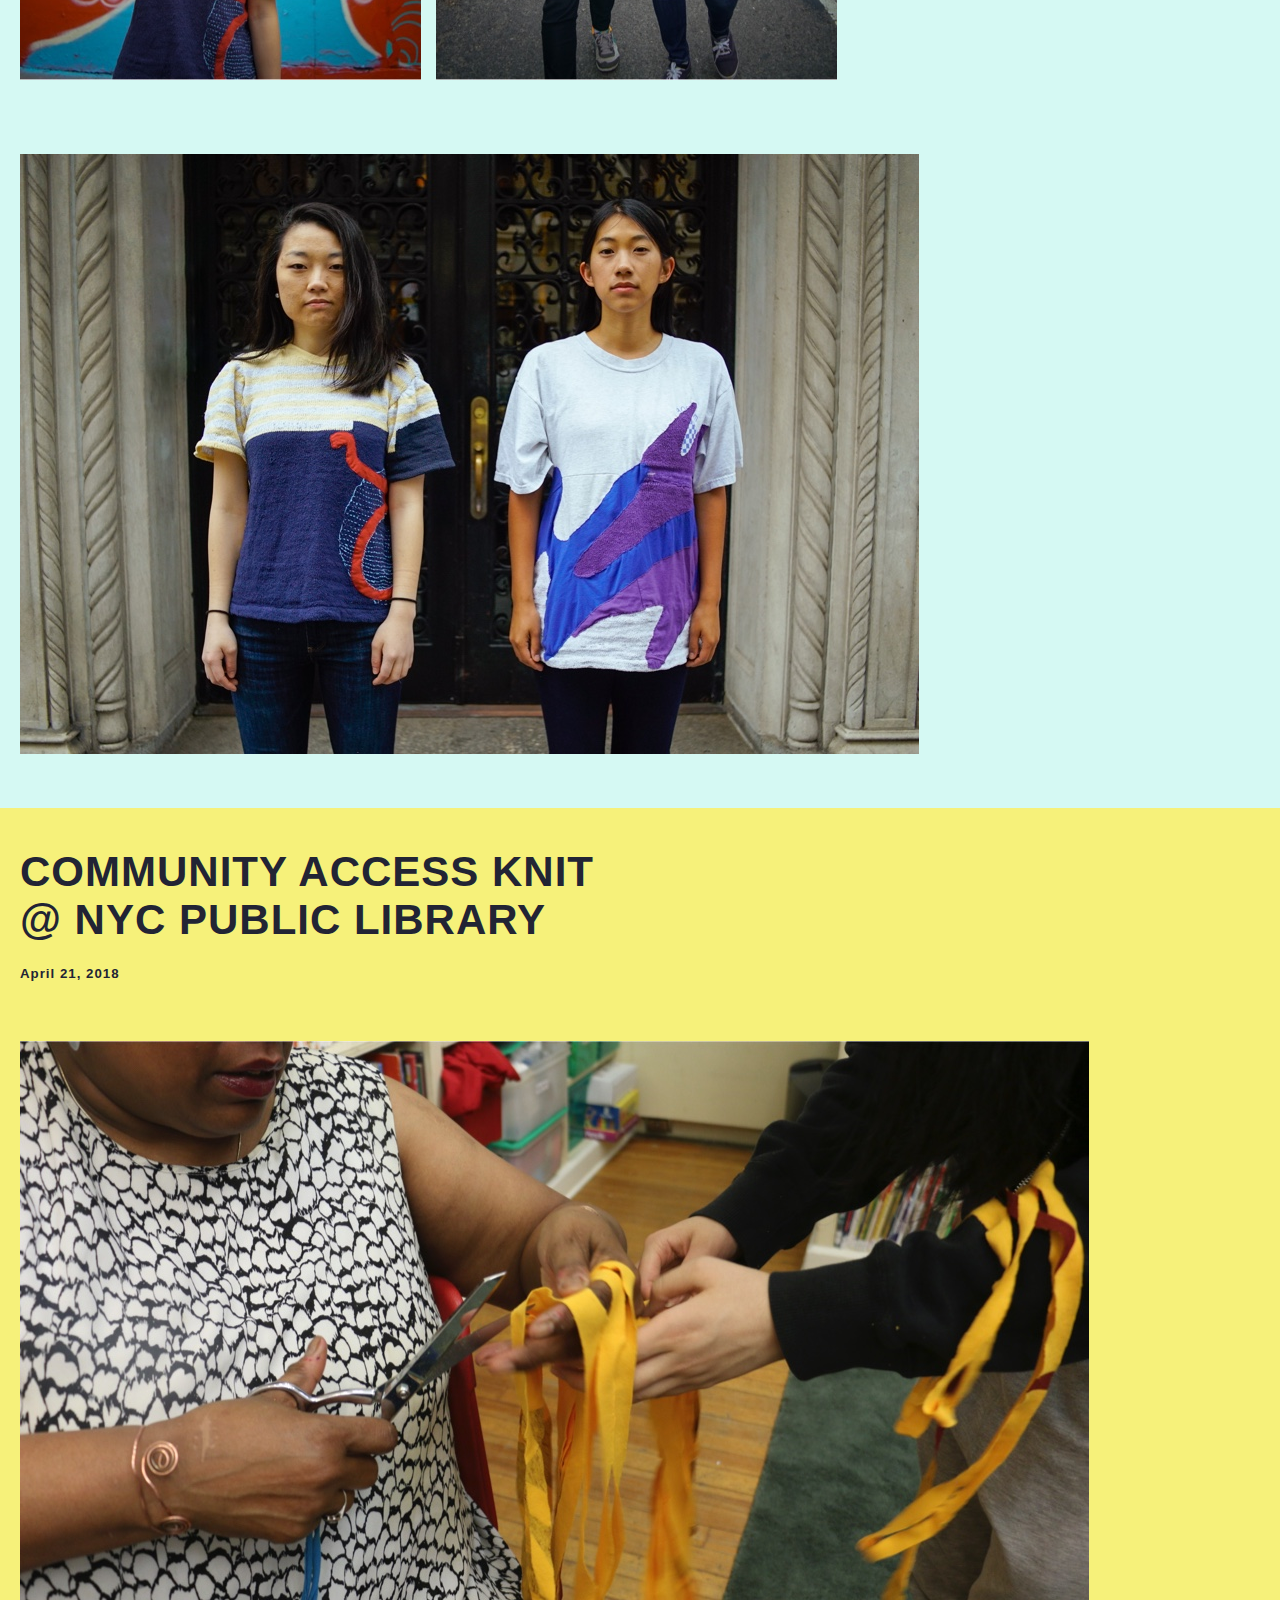
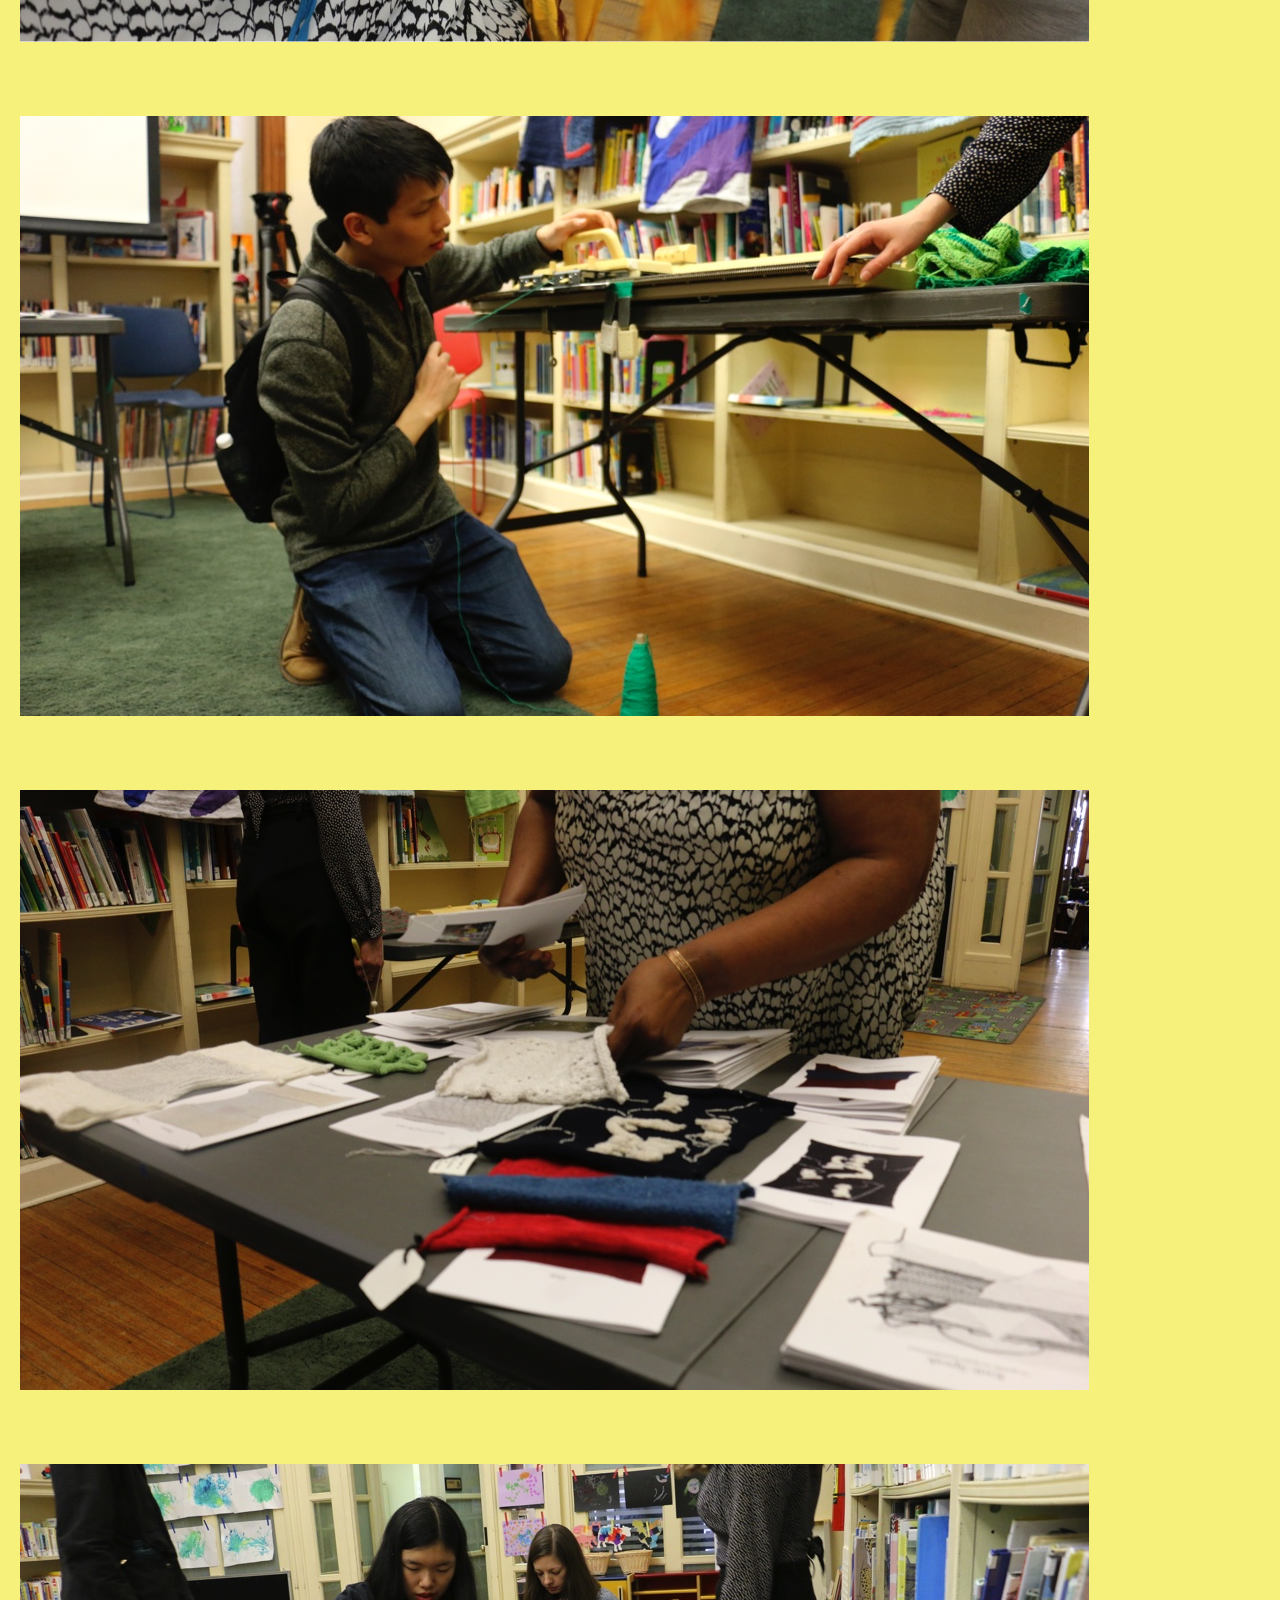
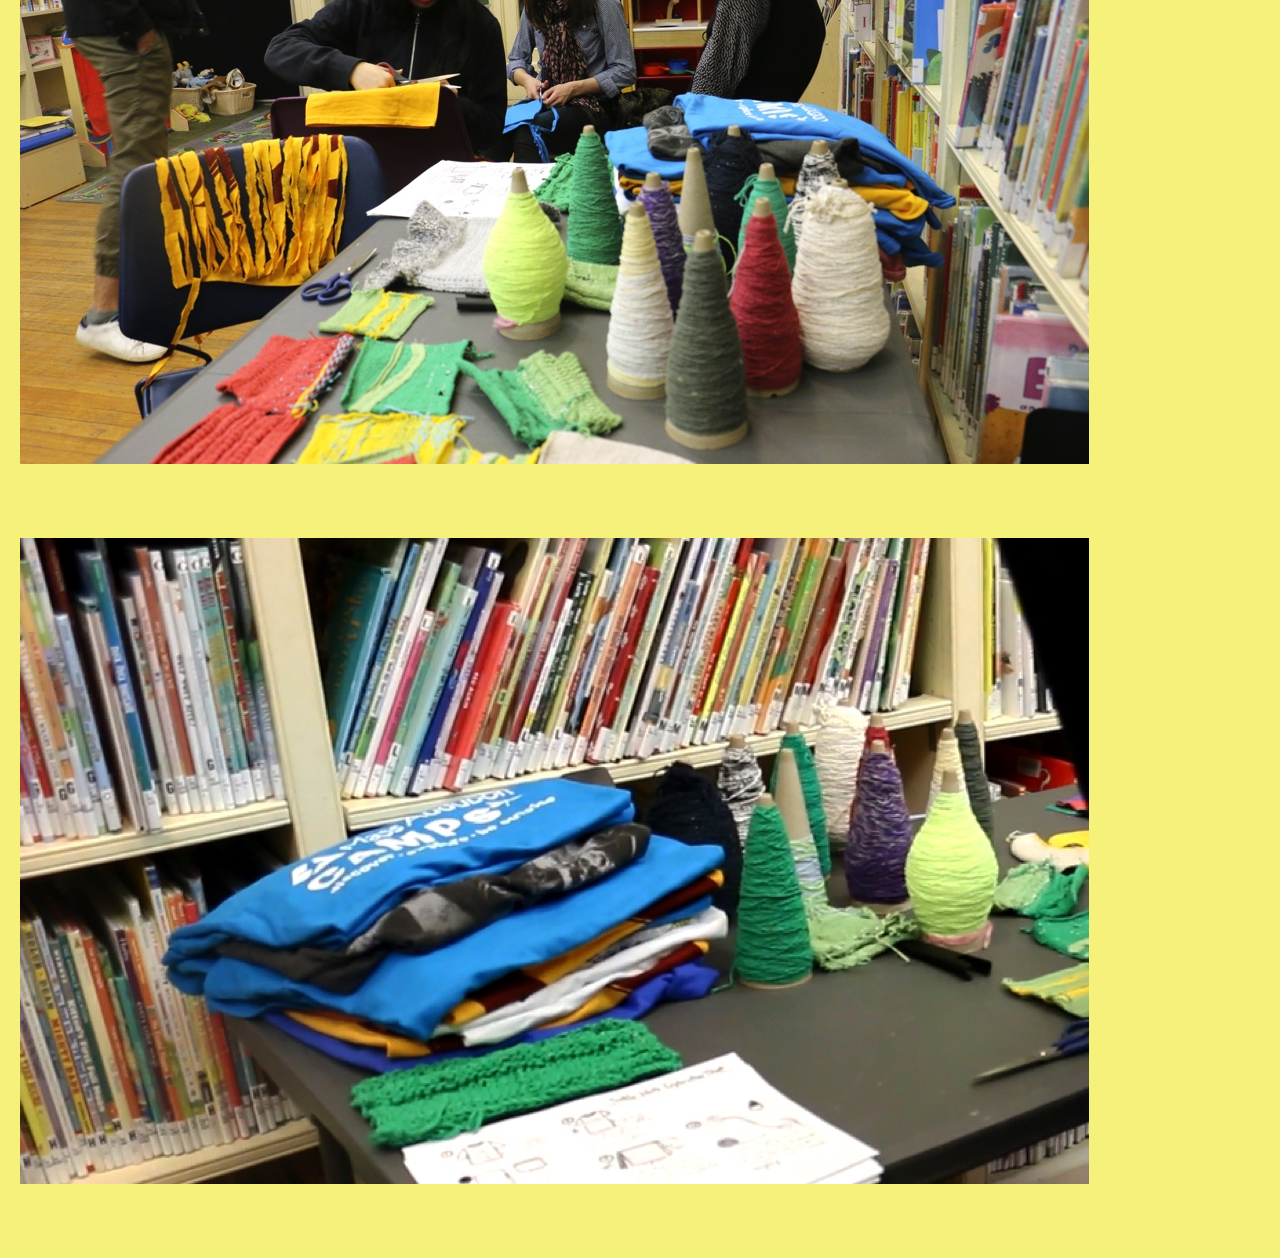
<file: spring18/index.html>
<!doctype html>
<!--[if IE 9 ]><html class="ie9" lang="en"><![endif]-->
<!--[if gt IE 9]><!-->
<html lang="en">
<!--<![endif]-->

<head>

  <meta charset="utf-8">

  <title>Rebekah Haip</title>

  <meta name="description" content="Design portfolio of Rebekah Haip">
  <meta name="viewport" content="width=device-width, initial-scale=1.0">

  <link rel="stylesheet" href="/css/styles.css">
  <script type="text/javascript">
    function gen_mail_to_link(lhs, rhs, subject) {
      document.write("<a href=\"mailto");
      document.write(":" + lhs + "@");
      document.write(rhs + "\">Contact<\/a>");
    }
  </script>

</head>

<body class="spring18">

  <div class="nav">
    <div class="nav__name">
      Rebekah Haip
    </div>
    <div class="nav__links">
      <a href="/">Media</a>
      <a href="/spring18/"><span class="nav-hide-for-small">Spring </span>'18</a>
      <a href="/spring17/"><span class="nav-hide-for-small">Spring </span>'17</a>
      <a href="/knitwear/">Knitwear</a>
      <a href="/technical-flats/"><span class="nav-hide-for-small">Technical </span>Flats</a>
    </div>
  </div>

  <div class="intro">
    <div class="intro__links">
      <span>
        <a href="https://www.instagram.com/haip.design/">Instagram</a>
      </span>
      <span>
        <a href="https://www.linkedin.com/in/rebekah-haip-11a850102/">LinkedIn</a>
      </span>
      <span>
        <script type="text/javascript">
          gen_mail_to_link('haipdesignsnyc', 'gmail.com', 'Message from haipdesigns.com');
        </script>
      </span>
    </div>
    <div class="intro__bio">
      Haip focuses on the individuality of the garments and
      thus the wearer through thoughtful research that translates
      into handcrafted, minimal and playful garments.
      As well as using aspects of environmentally conscious design
      like choosing natural fibers and designing with waste concious patterns.
    </div>
  </div>

  <div class="main">
    <div class="main__margin">

      <div class="spring-18__hero-image">
        <h1>
          SPRING 2018
        </h1>
        <img class="image noeffect" src="/img/spring-18-title.jpg?1525823859418">
      </div>

      <div class="spring-18-statement">
        <p>
          Open Stitch is a collective that questions how we can re-imagine a knitwear system that brings people together
          as well as connecting them with their own waste.
          This is done through the elements of collaborative design and incorporating traditional handcraft methods with
          industrial knitting processes.
        </p>
        <ol>
          <li>Knitwear generated by social storytelling networks</li>
          <li>Circular yarn production</li>
          <li>Equal access knit library of techniques</li>
          <li>Combination of techniques and stories</li>
        </ol>
      </div>

      <div class="spring-18__process-section">
        <div class="spring-18__side-section">
          <h2>
            1.<br>Knitwear generated by social storytelling networks
          </h2>
          <p>
            Interviews and activities with community members produce or inspire knit instructions.
          </p>
        </div>
        <div class="spring-18__side-section-right">
          <img class="image noeffect" src="/img/story-telling-pdf-page.jpg?1525821992299">
        </div>
      </div>

      <div class="spring-18__process-section spring-18__process-section--wrap">
        <div class="spring-18__top-section">
          <h2>
            2.<br>Circular yarn production
          </h2>
          <p>
            The raw material used is the everyday waste of the T-shirt.
            Discarded or excess production shirts are converted back into
            yarn suitable for knitwear and sourced by sponsorship from Goodwill, TS Designs and Custom Ink.
          </p>
        </div>
        <div class="spring-18__process-grid">
          <div>
            <img class="image" src="/img/fold.jpg?1525822378569">
            <div class="image-label">Fold</div>
          </div>
          <div>
            <img class="image" src="/img/cut.jpg?1525822378365">
            <div class="image-label">Cut</div>
          </div>
          <div>
            <img class="image" src="/img/wind.jpg?1525822378107">
            <div class="image-label">Wind</div>
          </div>
          <div>
            <img class="image" src="/img/spools.jpg?1525823068739">
            <div class="image-label">Color</div>
          </div>
          <div>
            <img class="image" src="/img/hand-knit.jpg?1525823068510">
            <div class="image-label">Count</div>
          </div>
          <div>
            <img class="image" src="/img/hanging-knit.jpg?1525823067843">
            <div class="image-label">Stitch</div>
          </div>
        </div>
      </div>

      <div class="spring-18__process-section">
        <div class="spring-18__side-section">
          <h2>
            3.<br>Equal access knit library of techniques
          </h2>
          <p>
            A public library is an equal access institution that brings knowledge and opportunity to all who enter.
          </p>
        </div>
        <div class="spring-18__side-section-right">
          <img class="image noeffect" src="/img/knit-library.jpg?1526509900728">
        </div>
      </div>

      <div class="spring-18__process-section">
        <div class="spring-18__side-section">
          <h2>
            4.<br>Combination of techniques and stories
          </h2>
          <p>
            Multiple stories were combined onto one T-shirt to show the new formed connections and intersections of
            stories.
          </p>
        </div>
        <div class="spring-18__side-section-right">
          <img class="image noeffect" src="/img/combo-tshirt-designs.jpg?1525822140910">
        </div>
      </div>

      <div class="spring-18__video-section">
        <h2>
          COLLECTIVE TRAILER
        </h2>
        <iframe width="560" height="315" src="https://www.youtube.com/embed/yuX4VgaBidk?rel=0&amp;showinfo=0"
          frameborder="0" allow="autoplay; encrypted-media" allowfullscreen></iframe>
      </div>

      <div class="spring-18__showcase">
        <h2>
          KNIT STORY SHOWCASE
        </h2>
        <h5>
          April 15, 2018 &mdash; East Village
        </h5>

        <div class="knit-section">
          <img class="image" src="/img/kss1.jpg?1525825143570">
          <img class="image" src="/img/kss2.jpg?1525825144151">
        </div>
        <div class="knit-section">
          <img class="image" src="/img/kss3.jpg?1525825147141">
        </div>
        <div class="knit-section">
          <img class="image" src="/img/kss4.jpg?1525825142866">
          <img class="image" src="/img/kss5.jpg?1525825143290">
        </div>
        <div class="knit-section">
          <img class="image" src="/img/kss6.jpg?1525825143867">
        </div>
      </div>

      <div class="spring-18__library">
        <h2>
          COMMUNITY ACCESS KNIT<br>
          @ NYC PUBLIC LIBRARY
        </h2>
        <h5>
          April 21, 2018
        </h5>

        <div class="knit-section">
          <img class="image" src="/img/community1.jpg?1525825145980">
        </div>
        <div class="knit-section">
          <img class="image" src="/img/community2.jpg?1525825147424">
        </div>
        <div class="knit-section">
          <img class="image" src="/img/community3.jpg?1525825146773">
        </div>
        <div class="knit-section">
          <img class="image" src="/img/community4.jpg?1525825145474">
        </div>
        <div class="knit-section">
          <img class="image" src="/img/community5.jpg?1525825145204">
        </div>
      </div>

    </div>

  </div>

  <script type="text/javascript">
    function getOnload(el) {
      return function () {
        el.className += " loaded";
      }
    }

    var elements = document.getElementsByClassName("image");
    for (var i = 0; i < elements.length; i += 1) {
      elements[i].onload = getOnload(elements[i]);
      if (elements[i].complete) {
        elements[i].className += " loaded";
      }
    }
  </script>

</body>

</html>
</file>
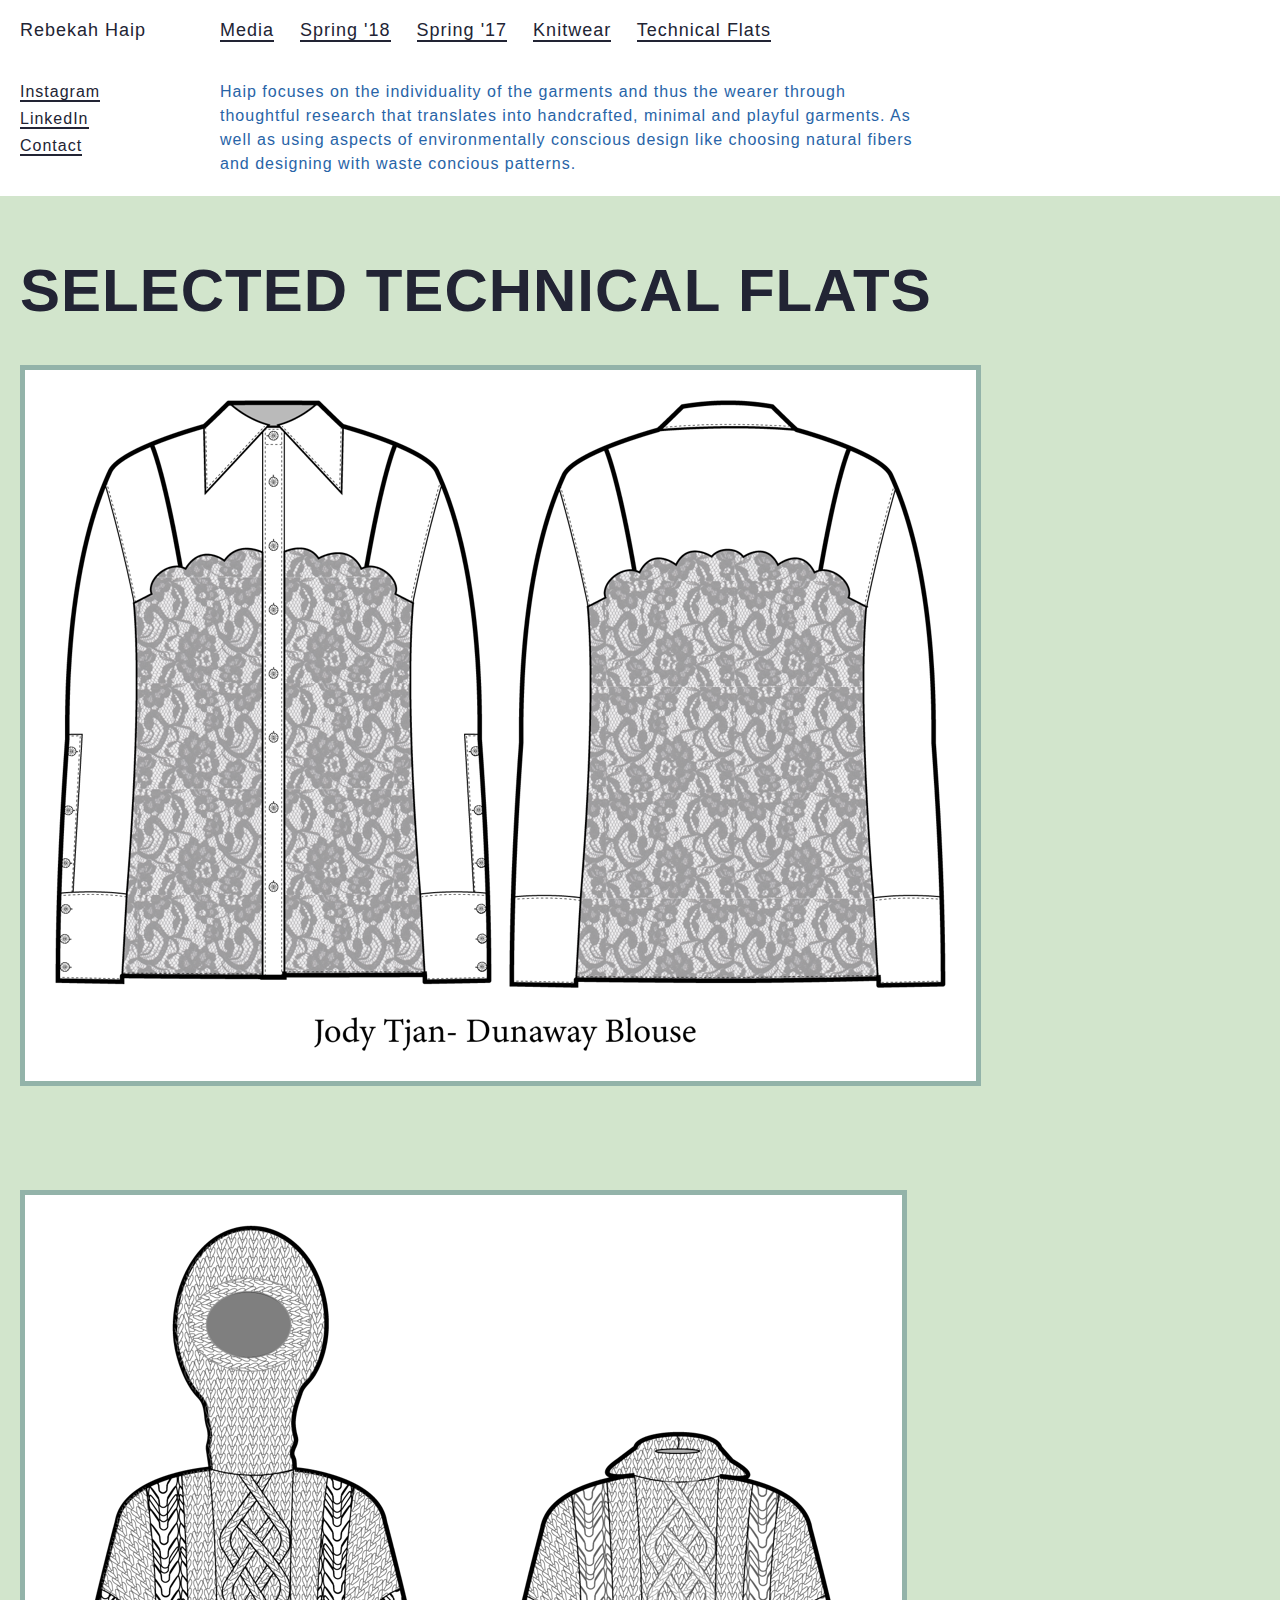
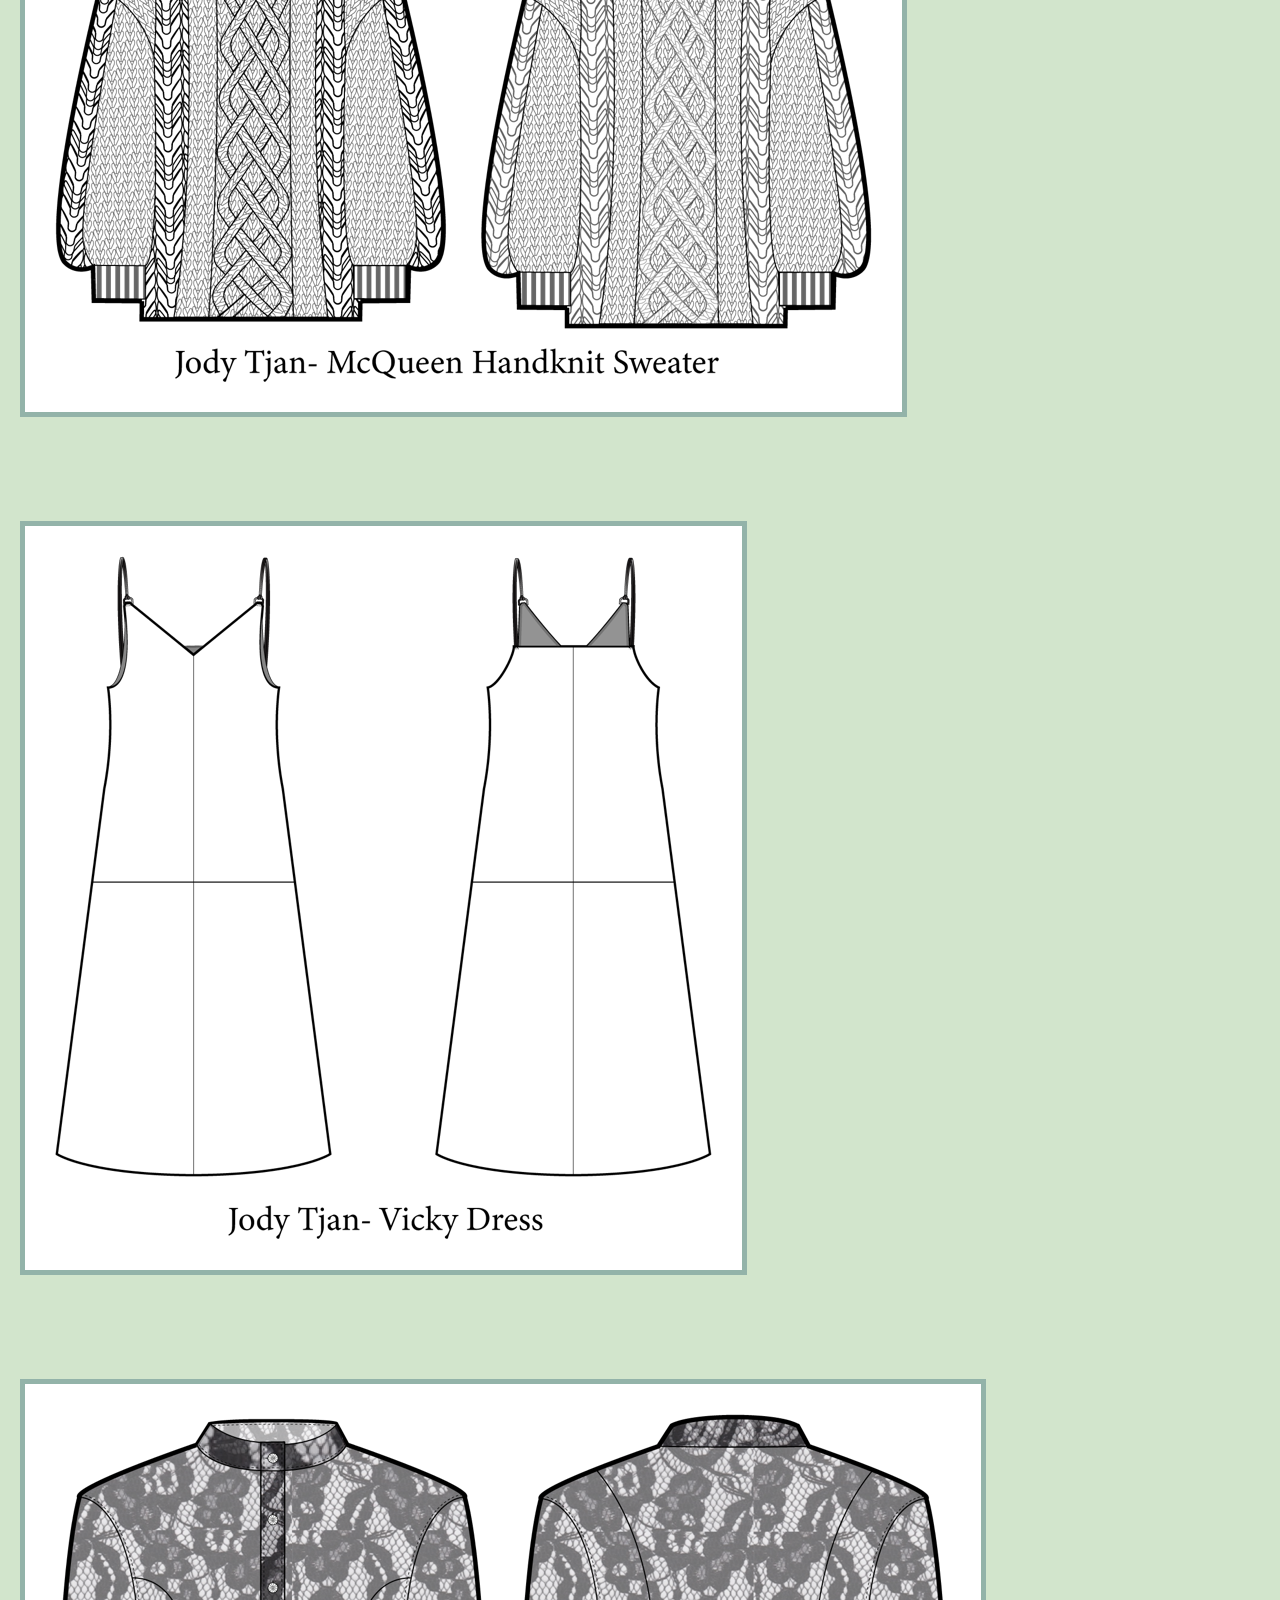
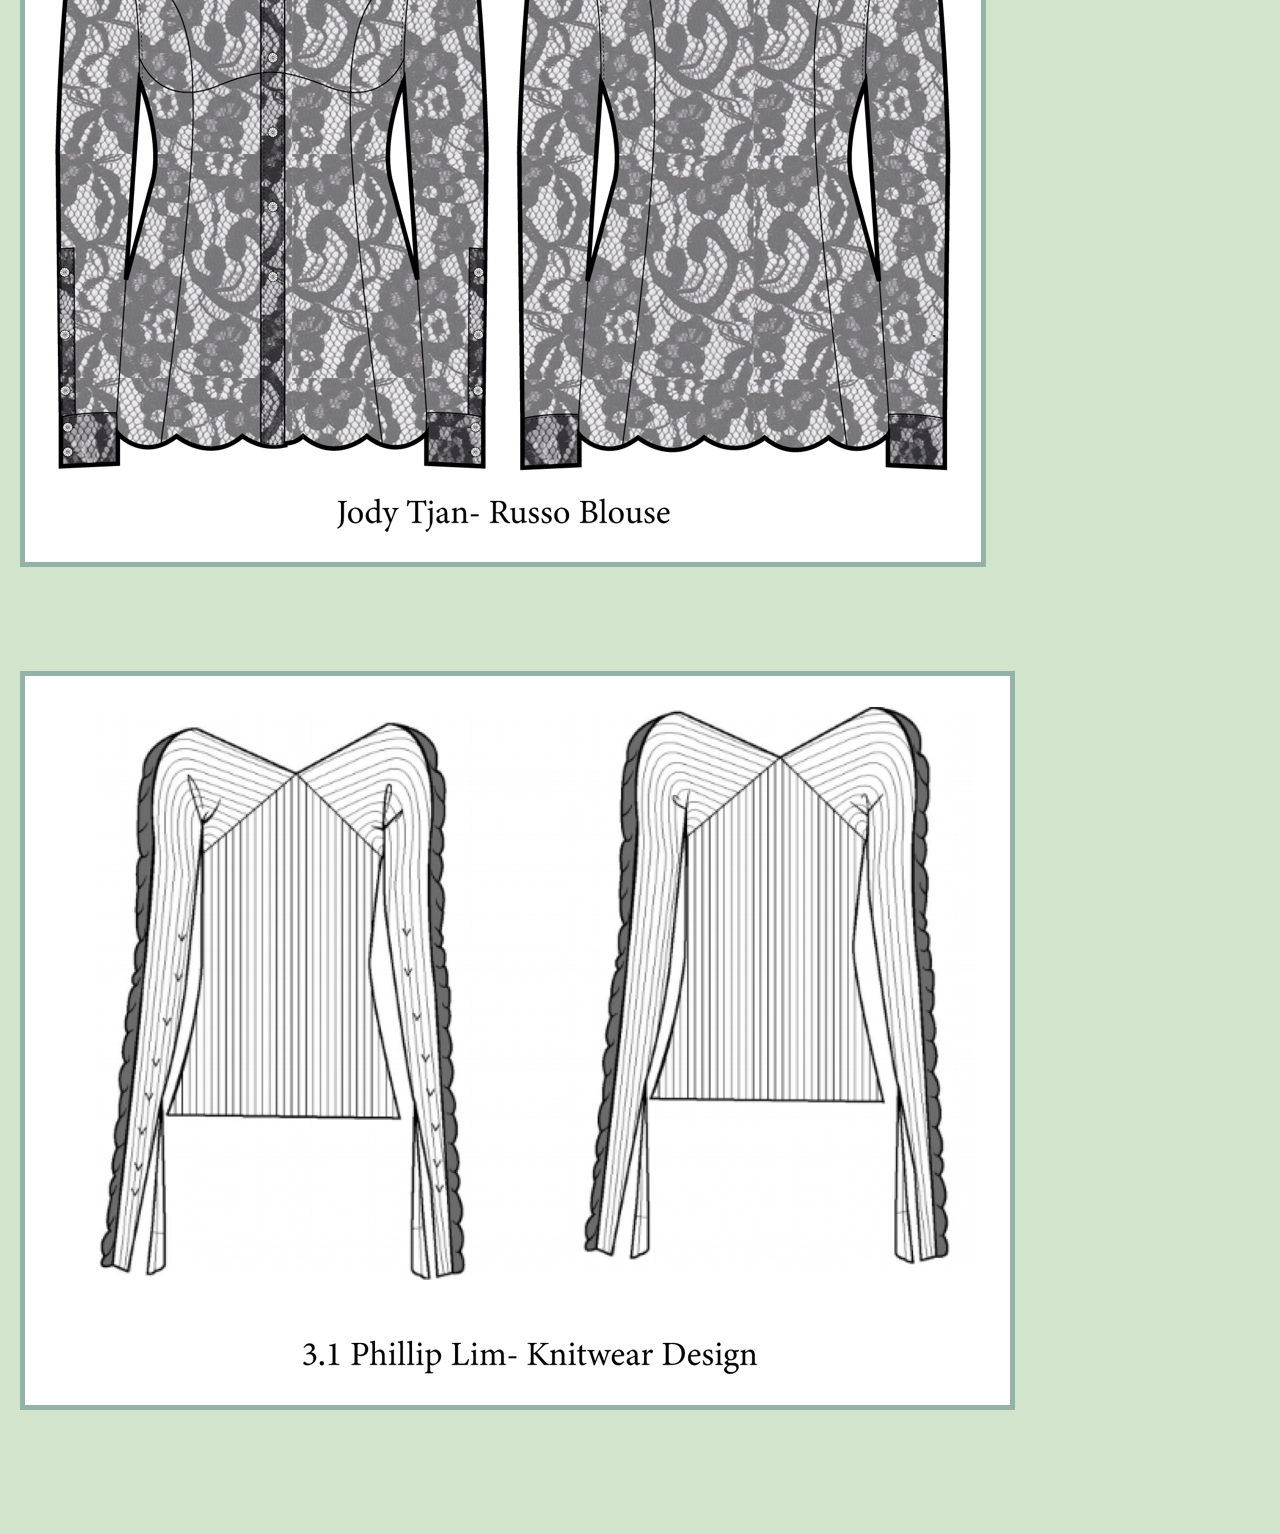
<file: technical-flats/index.html>
<!doctype html>
<!--[if IE 9 ]><html class="ie9" lang="en"><![endif]-->
<!--[if gt IE 9]><!-->
<html lang="en">
<!--<![endif]-->

<head>

    <meta charset="utf-8">

    <title>Rebekah Haip</title>

    <meta name="description" content="Design portfolio of Rebekah Haip">
    <meta name="viewport" content="width=device-width, initial-scale=1.0">

    <link rel="stylesheet" href="/css/styles.css">
    <script type="text/javascript">
        function gen_mail_to_link(lhs, rhs, subject) {
            document.write("<a href=\"mailto");
            document.write(":" + lhs + "@");
            document.write(rhs + "\">Contact<\/a>");
        }
    </script>

</head>

<body class="technicalflats">

    <div class="nav">
        <div class="nav__name">
            Rebekah Haip
        </div>
        <div class="nav__links">
            <a href="/">Media</a>
            <a href="/spring18/"><span class="nav-hide-for-small">Spring </span>'18</a>
            <a href="/spring17/"><span class="nav-hide-for-small">Spring </span>'17</a>
            <a href="/knitwear/">Knitwear</a>
            <a href="/technical-flats/"><span class="nav-hide-for-small">Technical </span>Flats</a>
        </div>
    </div>

    <div class="intro">
        <div class="intro__links">
            <span>
                <a href="https://www.instagram.com/haip.design/">Instagram</a>
            </span>
            <span>
                <a href="https://www.linkedin.com/in/rebekah-haip-11a850102/">LinkedIn</a>
            </span>
            <span>
                <script type="text/javascript">
                    gen_mail_to_link('haipdesignsnyc', 'gmail.com', 'Message from haipdesigns.com');
                </script>
            </span>
        </div>
        <div class="intro__bio">
            Haip focuses on the individuality of the garments and
            thus the wearer through thoughtful research that translates
            into handcrafted, minimal and playful garments.
            As well as using aspects of environmentally conscious design
            like choosing natural fibers and designing with waste concious patterns.
        </div>
    </div>

    <div class="main">
        <div class="main__margin">

            <h1>
                SELECTED TECHNICAL FLATS
            </h1>

            <div>

            </div>

            <div class="padded-bottom">
                <img class="image noeffect" src="/img/technical-flats-02.png?1515265120087">
            </div>
            <div class="padded-bottom">
                <img class="image noeffect" src="/img/technical-flats-03.png?1515265120087">
            </div>
            <div class="padded-bottom">
                <img class="image noeffect" src="/img/technical-flats-04.png?1515265120087">
            </div>
            <div class="padded-bottom">
                <img class="image noeffect" src="/img/technical-flats-05.png?1515265120087">
            </div>
            <div class="padded-bottom">
                <img class="image noeffect" src="/img/technical-flats-07.png?1515265120087">
            </div>

        </div>

    </div>

    <script type="text/javascript">
        function getOnload(el) {
            return function () {
                el.className += " loaded";
            }
        }

        var elements = document.getElementsByClassName("image");
        for (var i = 0; i < elements.length; i += 1) {
            elements[i].onload = getOnload(elements[i]);
            if (elements[i].complete) {
                elements[i].className += " loaded";
            }
        }
    </script>

</body>

</html>
</file>
<file: css/styles.css>
body {
  background-color: #E0432C;
  font-family: 'Helvetica Neue', Helvetica, Arial, sans-serif;
  letter-spacing: 1px;
  font-weight: 400;
  color: #222434;
  margin: 0;
}
body.knitwear {
  background-color: #f4dfb5;
}
body.spring18 {
  background-color: #F6F17A;
}
body.media {
  background-color: #b5c3f4;
}
body.technicalflats {
  background-color: #D2E5CC;
}

a {
  color: #222434;
  text-decoration: none;
  border-bottom: 2px solid #222434;
}
a:hover {
  border-bottom: 2px solid red;
}

h1 {
  font-size: 60px;
}

h2 {
  font-size: 42px;
  margin-bottom: 20px;
  margin-top: 0px;
}

.padded-bottom {
  margin-bottom: 90px;
}

.media p {
  margin-bottom: 24px;
  margin-top: 5px;
}
.media .main a {
  font-size: 19px;
}

.nav {
  background-color: white;
  z-index: 100;
  position: fixed;
  top: 0;
  left: 0;
  right: 0;
  padding: 20px;
  font-size: 18px;
  display: -webkit-box;
    display: -ms-flexbox;
    display: flex;
}
.nav__name {
  -webkit-box-flex: 0;
    -ms-flex: 0 0 200px;
        flex: 0 0 200px;
}
.nav__links {
  -webkit-box-flex: 1;
    -ms-flex: 1 1 0px;
        flex: 1 1 0;
}
.nav__links a {
  margin-right: 20px;
  white-space: nowrap;
}

.intro {
  background-color: white;
  padding: 20px;
  padding-top: 80px;
  font-size: 16px;
  display: -webkit-box;
    display: -ms-flexbox;
    display: flex;
  line-height: 1.5;
}
.intro__links {
  -webkit-box-flex: 0;
    -ms-flex: 0 0 200px;
        flex: 0 0 200px;
}
.intro__links span {
  margin-bottom: 3px;
  display: block;
}
.intro__bio {
  -webkit-box-flex: 1;
    -ms-flex: 1 1 0px;
        flex: 1 1 0;
  color: #2864a7;
  max-width: 700px;
}

.main { 
  padding: 20px;
  max-width: 1520px;
}
.main__margin {
  position: relative;
}

.image {
  position: absolute;
  min-width: 100px;
  min-height: 100px;
  max-height: 500px;
  max-width: 500px;
  transition: all 0.2s ease;
  user-select: none;
  border: 5px solid #FF8888;
}
.image.loaded {
  border: none;
}
.image:not(.button):not(.noeffect):hover {
  cursor: pointer;
     -webkit-transform: skewX(-2deg);
    -moz-transform: skewX(-2deg);
    -o-transform: skewX(-2deg);
    transform: skewX(-2deg);
  -webkit-box-shadow: 5px 5px 12px 0px rgba(0,0,0,0.6);
  -moz-box-shadow: 5px 5px 12px 0px rgba(0,0,0,0.6);
  box-shadow: 5px 5px 12px 0px rgba(0,0,0,0.6);
}
.image.button:hover {
  cursor: pointer;
   -webkit-transform: rotateZ(100deg);
  -moz-transform: rotateZ(100deg);
  -o-transform: rotateZ(100deg);
  transform: rotateZ(100deg);
}
.spring-17-statement {
  transition: all 0.2s ease;
}
.spring-17-statement:hover {
  cursor: pointer;
     -webkit-transform: skewX(2deg);
    -moz-transform: skewX(2deg);
    -o-transform: skewX(2deg);
    transform: skewX(2deg);
  -webkit-box-shadow: 5px 5px 12px 0px rgba(0,0,0,0.6);
  -moz-box-shadow: 5px 5px 12px 0px rgba(0,0,0,0.6);
  box-shadow: 5px 5px 12px 0px rgba(0,0,0,0.6);
}

.image-12 {
  left: 0%;
  top: 100px;
  z-index: 1;
}
.image-13 {
  right: 3%;
  top: 150px;
}

.image-14 {
  left: 5%;
  top: 700px;
}
.image-18 {
  right: 10%;
  top: 500px;
}

.image-20 {
  left: 5%;
  top: 1300px;
}
.image-19 {
  right: 0%;
  top: 1100px;
}

.image-5 {
  left: 0%;
  top: 1700px;
}
.image-6 {
  right: 0%;
  top: 2570px;
}

.image-3 {
  left: 0%;
  top: 2800px;
}
.image-9 {
  right: 5%;
  top: 3050px;
}

.image-4 {
  left: 30%;
  top: 445px;
}
.image-10 {
  left: 10%;
  top: 2050px;
}

.image-11 {
  left: 39%;
  top: 1492px;
}

.image-1 {
  right: 18%;
  top: 3472px;
}
.image-2 {
  left: 6%;
  top: 3240px;
}

.image-15 {
  right: 5%;
  top: 1760px;
}
.image-16 {
  right: 0%;
  top: 3500px;
}
.image-17 {
  left: 50%;
  top: 3500px;
}
.button-1 {
  left: 44%;
  top: 1840px;
}
.button-2 {
  left: 44%;
  top: 1037px;
  width: 200px;
}
.button-3 {
  left: 3%;
  top: 3550px;
}
.button-4 {
  left: 0%;
  top: 2465px;
}
.button-5 {
  left: 50%;
  top: 100px;
}


.knitwear .image {
  position: static;
  max-width: 100%;
  max-height: 100%;
  margin-right: 10px;
  margin-bottom: 10px;
}
.knit-section {
  margin-top: 60px;
}
.knitwear p {
  margin-top: 0;
  max-width: 780px;
}
.knitwear .knit-section-1--too-wide {
  max-width: 700px;
}


.spring-18__process-section {
  background-color: white;
  margin-left: -20px;
  margin-right: -20px;
  padding: 40px 20px 40px 20px;
  display: -webkit-box;
    display: -ms-flexbox;
    display: flex;
}

.spring-18__process-section--wrap {
  -ms-flex-wrap: wrap;
      flex-wrap: wrap;
}

.spring-18__side-section {
  width: 350px;
  margin-right: 20px;
}
.spring-18__side-section-right {
  width: 100%;
}

.spring-18__top-section {
  display: -webkit-box;
    display: -ms-flexbox;
    display: flex;
  -webkit-box-align: end;
     -ms-flex-align: end;
        align-items: flex-end;
}

.spring-18__bottom-section {
  display: -webkit-box;
    display: -ms-flexbox;
    display: flex;
  -webkit-box-pack: justify;
     -ms-flex-pack: justify;
   justify-content: space-between;
}

.spring-18__process-grid {
  width: 100%;
  overflow: hidden;
  display: -ms-grid;
  display: grid;
  -ms-grid-columns: 33% 33% 33%;
      grid-template-columns: 33% 33% 33%;
  grid-column-gap: 20px;
  grid-row-gap: 20px;
}
.spring-18__process-grid .image {
  width: 100%;
  max-height: unset !important;
}
.spring-18__process-grid div {
  width: 100%;
}

.spring-18__top-section h2 {
  width: 500px;
  margin-right: 50px;
}

.spring-18__top-section p {
  margin-bottom: 30px;
}

.spring-18__process-section .image-label {
  text-align: center;
}

.spring-18__process-section p {
  line-height: 1.5;
}

.spring-18__video-section {
  background-color: #4938E8;
  margin-left: -20px;
  margin-right: -20px;
  padding: 40px 20px 40px 20px;
}

.spring-18__video-section h2 {
  color: white;
}

.spring-18__hero-image {
  margin: -20px -20px 0 -20px;
  position: relative;
}

.spring-18__hero-image h1 {
  position: absolute;
  color: white;
  left: 20px;
}

.spring-18__showcase {
  margin-left: -20px;
  margin-right: -20px;
  padding: 40px 20px 40px 20px;
  background-color: #D5F9F3;
}

.spring-18__library {
  margin-left: -20px;
  margin-right: -20px;
  padding: 40px 20px 40px 20px;
}



@media (max-width: 1200px) {
  .image-4 {
    left: 0%;
    right: unset;
    top: 3963px;
  }
  .image-9 {
    right: 0%;
    top: 3050px;
  }
  .image-11 {
    left: 0%;
    right: unset;
    top: 3200px;
  }
  .image-10 {
    left: unset;
    right: 20%;
    top: 4300px;
  }
  .image-2 {
    left: unset;
    right: 0%;
    top: 3840px;
  }
  .button-1 {
    left: 10%;
    top: 2200px;
  }
  .knitwear .knit-section-1--too-wide {
    max-width: 500px;
  }
  .knitwear .knit-section--four-img .image {
    max-width: 400px;
    max-height: 400px;
  }
}

.spring-17-statement {
  background-color: #2864a7;
  color: white;
  line-height: 1.5;
  padding: 20px;
  max-width: 430px;
  z-index: 1;
  position: absolute;
  top: 2050px;
  right: 10%;
}

.spring18 .image, .media .image, .technicalflats .image {
  position: initial;
  max-width: 100%;
  max-height: 100%;
  margin-right: 10px;
  margin-bottom: 10px;
}
.technicalflats .image.noeffect {
  background-color: white;
  padding: 30px;
  border: 5px solid #93b3a9;
  box-sizing: border-box;
}
.knit-section {
  margin-top: 60px;
}
.spring18 p {
  margin-top: 0;
  max-width: 780px;
}
.spring-18-statement {
  line-height: 1.5;
  margin: 40px 0 40px 0;
}


@media (max-width: 820px) {
  h1 {
    font-size: 40px;
  }
  h2 {
    font-size: 28px;
  }
  .nav {
    font-size: 16px;
    padding: 10px;
  }
  .nav__name {
    -webkit-box-flex: 0;
    -ms-flex: 0 0 130px;
        flex: 0 0 130px;
  }
  .nav__links {
    text-align: right;
  }
  .nav__links a {
    margin-right: 0px;
    margin-left: 5px;
    white-space: nowrap;
  }
  .intro {
    padding: 10px;
    padding-top: 60px;
    display: block;
  }
  .intro__links span {
    margin-right: 7px;
    display: inline;
  }
  .intro__bio {
    margin: 10px 0;
  }
  .image {
    max-width: 100% !important;
    margin-bottom: 10px;
    position: initial;
  }
  .image.button {
    display: none;
  }
  .image-15,
  .image-16,
  .image-17 {
    display: none;
  }
  .spring-17-statement {
    display: block;
    position: initial;
    margin-bottom: 20px;
    max-width: 100%;
  }
  
  .spring-18__process-section {
    display: block;
  }
  .spring-18__top-section {
    display: block;
  }
  .spring-18__video-section iframe {
    width: 280px;
    height: 158px;
  }
  .spring-18__side-section {
    width: 100%;
    margin-right: 0;
  }
  .spring-18__top-section h2 {
    width: 100%;
  }
  .spring-18__process-grid {
    -ms-grid-columns: 50% 50%;
      grid-template-columns: 50% 50%;
  }
}

@media (max-width: 600px) {
  .nav-hide-for-small {
    display: none;
  }
}
</file>
